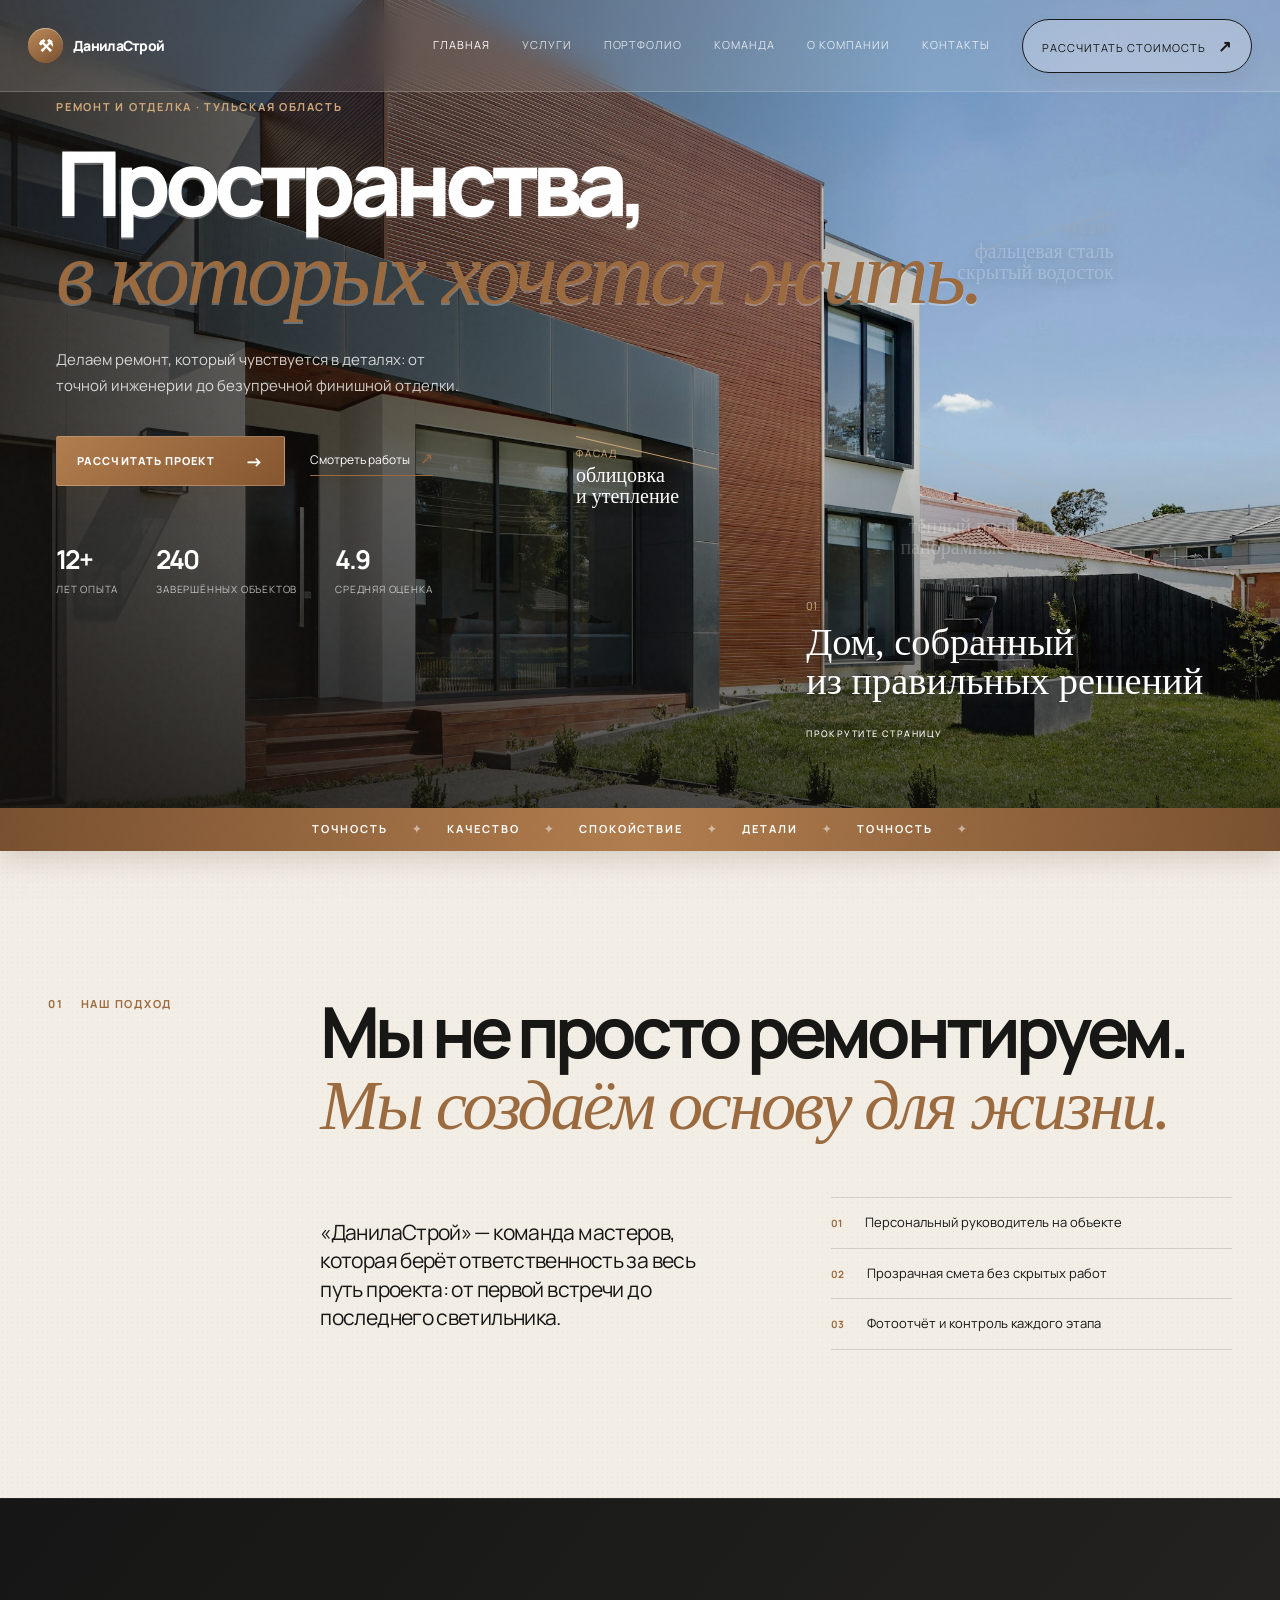
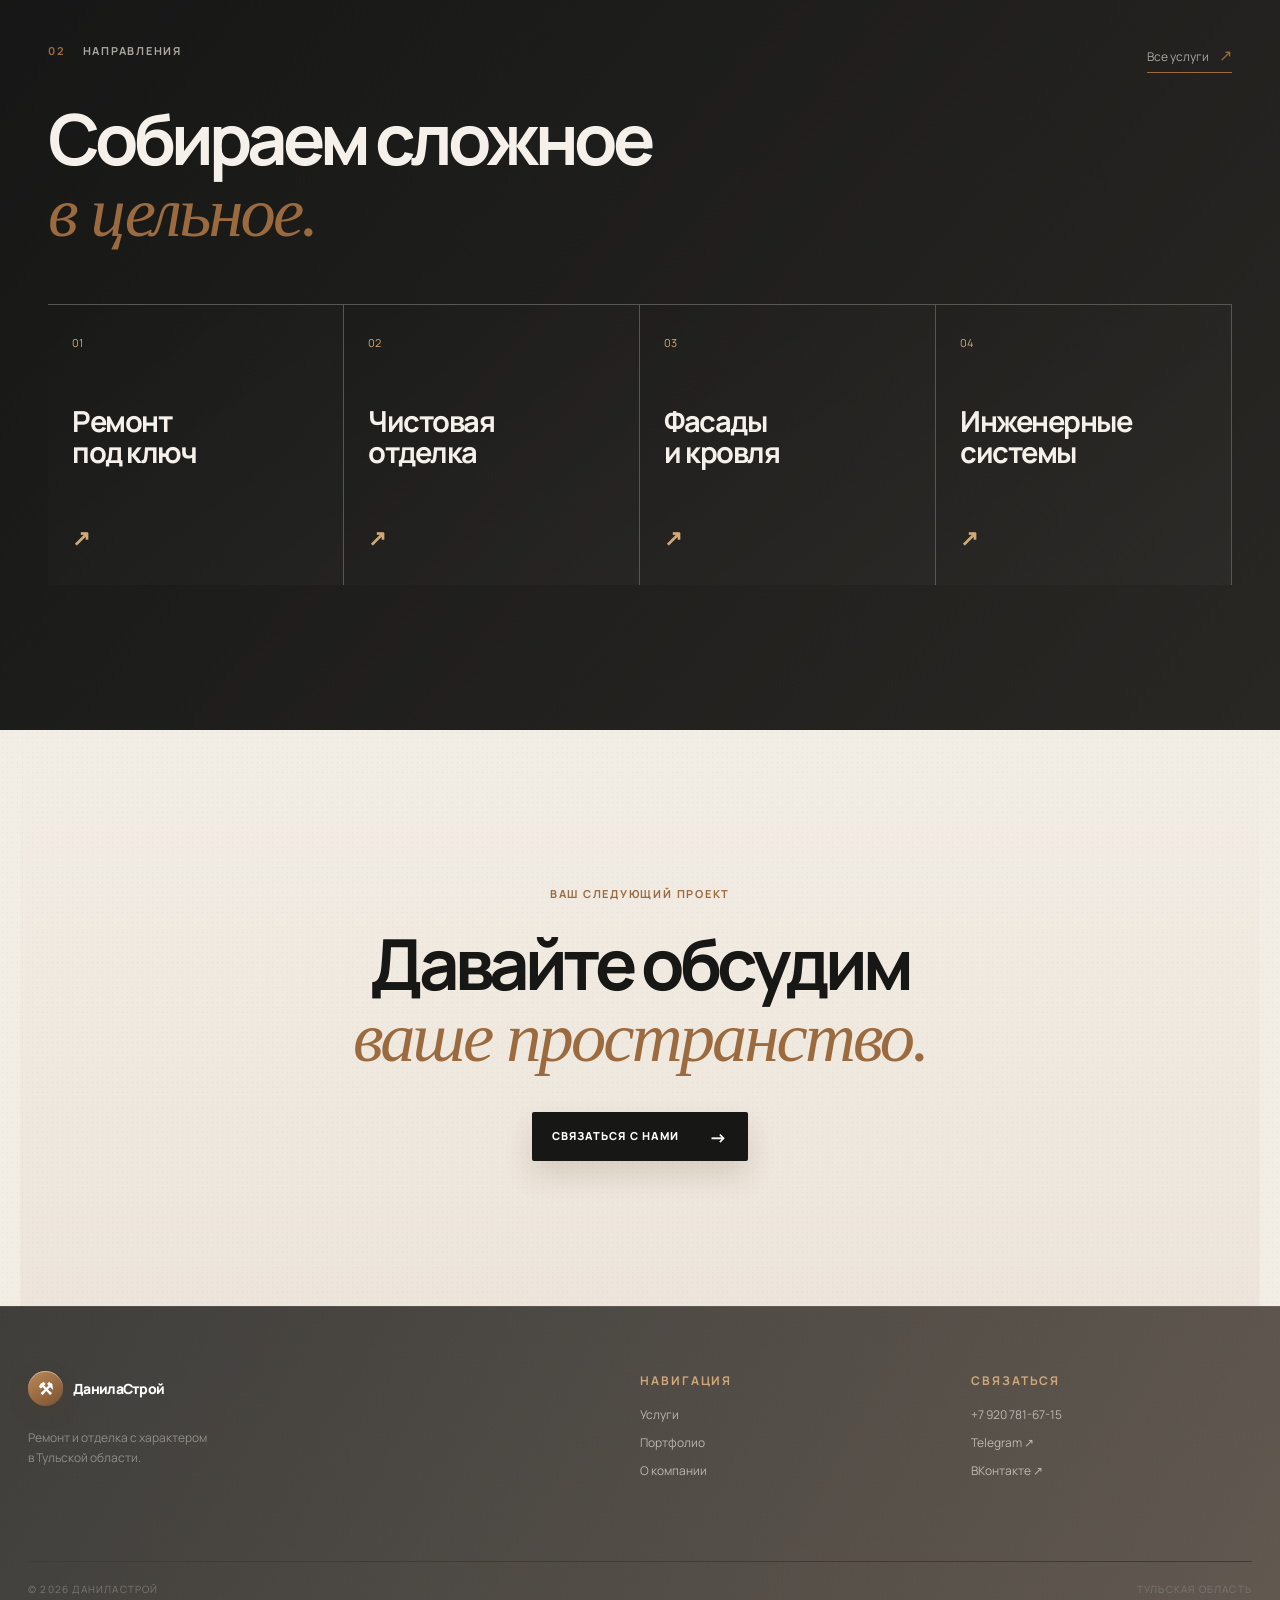
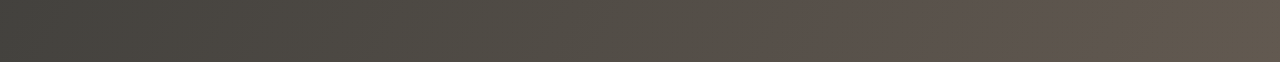
<file: index.html>
<!doctype html>
<html lang="ru">
<head>
  <meta charset="utf-8">
  <meta name="viewport" content="width=device-width, initial-scale=1">
  <title>ДанилаСтрой — ремонт и отделка в Тульской области</title>
  <meta name="description" content="Премиальный ремонт, отделка, фасадные, кровельные и электромонтажные работы в Тульской области.">
  <link rel="preconnect" href="https://fonts.googleapis.com">
  <link rel="preconnect" href="https://fonts.gstatic.com" crossorigin>
  <link href="https://fonts.googleapis.com/css2?family=Manrope:wght@400;500;600;700;800&display=swap" rel="stylesheet">
  <link rel="stylesheet" href="styles.css">
</head>
<body>
  <header class="site-header">
    <a class="logo" href="index.html" aria-label="ДанилаСтрой, на главную"><span class="brand-icon" aria-hidden="true"></span> ДанилаСтрой</a>
    <button class="menu-button" type="button" aria-label="Открыть меню" aria-expanded="false"><i></i><i></i></button>
    <nav class="site-nav">
      <a class="active" href="index.html">Главная</a>
      <a href="services.html">Услуги</a>
      <a href="portfolio.html">Портфолио</a>
      <a href="team.html">Команда</a>
      <a href="about.html">О компании</a>
      <a href="contacts.html">Контакты</a>
      <a class="nav-cta" href="calculator.html">Рассчитать стоимость <b>↗</b></a>
    </nav>
  </header>

  <main>
    <section class="hero">
      <div class="hero-copy">
        <p class="kicker">Ремонт и отделка · Тульская область</p>
        <h1>Пространства,<br><em>в которых хочется жить.</em></h1>
        <p class="hero-text">Делаем ремонт, который чувствуется в деталях: от точной инженерии до безупречной финишной отделки.</p>
        <div class="hero-actions">
          <a class="button button-bronze" href="calculator.html">Рассчитать проект <span>→</span></a>
          <a class="text-link" href="portfolio.html">Смотреть работы <span>↗</span></a>
        </div>
        <div class="hero-meta">
          <div><strong>12+</strong><span>лет опыта</span></div>
          <div><strong>240</strong><span>завершённых объектов</span></div>
          <div><strong>4.9</strong><span>средняя оценка</span></div>
        </div>
      </div>
      <div class="scene-wrap full-house" id="house-hero">
        <div class="house-photo" role="img" aria-label="Современный загородный дом"></div>
        <div class="house-overlay"></div>
        <div class="house-callout callout-roof"><i></i><span>Кровля</span><b>фальцевая сталь<br>скрытый водосток</b></div>
        <div class="house-callout callout-wall"><i></i><span>Фасад</span><b>облицовка<br>и утепление</b></div>
        <div class="house-callout callout-window"><i></i><span>Остекление</span><b>тёплый профиль<br>панорамные окна</b></div>
        <div class="scene-caption"><span>01</span><p>Дом, собранный<br>из правильных решений</p><b>Прокрутите страницу</b></div>
      </div>
    </section>

    <section class="marquee" aria-label="Преимущества">
      <div>ТОЧНОСТЬ <span>✦</span> КАЧЕСТВО <span>✦</span> СПОКОЙСТВИЕ <span>✦</span> ДЕТАЛИ <span>✦</span> ТОЧНОСТЬ <span>✦</span></div>
    </section>

    <section class="section intro-section">
      <div class="section-label"><span>01</span><span>Наш подход</span></div>
      <div>
        <h2>Мы не просто ремонтируем.<br><em>Мы создаём основу для жизни.</em></h2>
        <div class="intro-grid">
          <p class="lead">«ДанилаСтрой» — команда мастеров, которая берёт ответственность за весь путь проекта: от первой встречи до последнего светильника.</p>
          <div class="check-list">
            <p><b>01</b> Персональный руководитель на объекте</p>
            <p><b>02</b> Прозрачная смета без скрытых работ</p>
            <p><b>03</b> Фотоотчёт и контроль каждого этапа</p>
          </div>
        </div>
      </div>
    </section>

    <section class="section dark-section">
      <div class="section-heading"><div class="section-label light"><span>02</span><span>Направления</span></div><a class="text-link light" href="services.html">Все услуги <span>↗</span></a></div>
      <h2>Собираем сложное<br><em>в цельное.</em></h2>
      <div class="service-preview">
        <a class="service-tile" href="services.html#remont"><span>01</span><h3>Ремонт<br>под ключ</h3><b>↗</b></a>
        <a class="service-tile" href="services.html#otdelka"><span>02</span><h3>Чистовая<br>отделка</h3><b>↗</b></a>
        <a class="service-tile" href="services.html#facade"><span>03</span><h3>Фасады<br>и кровля</h3><b>↗</b></a>
        <a class="service-tile" href="services.html#electric"><span>04</span><h3>Инженерные<br>системы</h3><b>↗</b></a>
      </div>
    </section>

    <section class="section cta-section">
      <p class="kicker">Ваш следующий проект</p>
      <h2>Давайте обсудим<br><em>ваше пространство.</em></h2>
      <a class="button button-dark" href="contacts.html">Связаться с нами <span>→</span></a>
    </section>
  </main>

  <footer class="site-footer">
    <div><a class="logo" href="index.html"><span class="brand-icon" aria-hidden="true"></span> ДанилаСтрой</a><p>Ремонт и отделка с характером<br>в Тульской области.</p></div>
    <div><p class="footer-title">Навигация</p><a href="services.html">Услуги</a><a href="portfolio.html">Портфолио</a><a href="about.html">О компании</a></div>
    <div><p class="footer-title">Связаться</p><a href="tel:+79207816715">+7 920 781-67-15</a><a href="https://t.me/wvwadd" target="_blank" rel="noreferrer">Telegram ↗</a><a href="https://vk.ru/rilvampik2003" target="_blank" rel="noreferrer">ВКонтакте ↗</a></div>
    <div class="footer-bottom"><span>© <span data-year></span> ДанилаСтрой</span><span>Тульская область</span></div>
  </footer>
  <script src="app.js"></script>
</body>
</html>
</file>
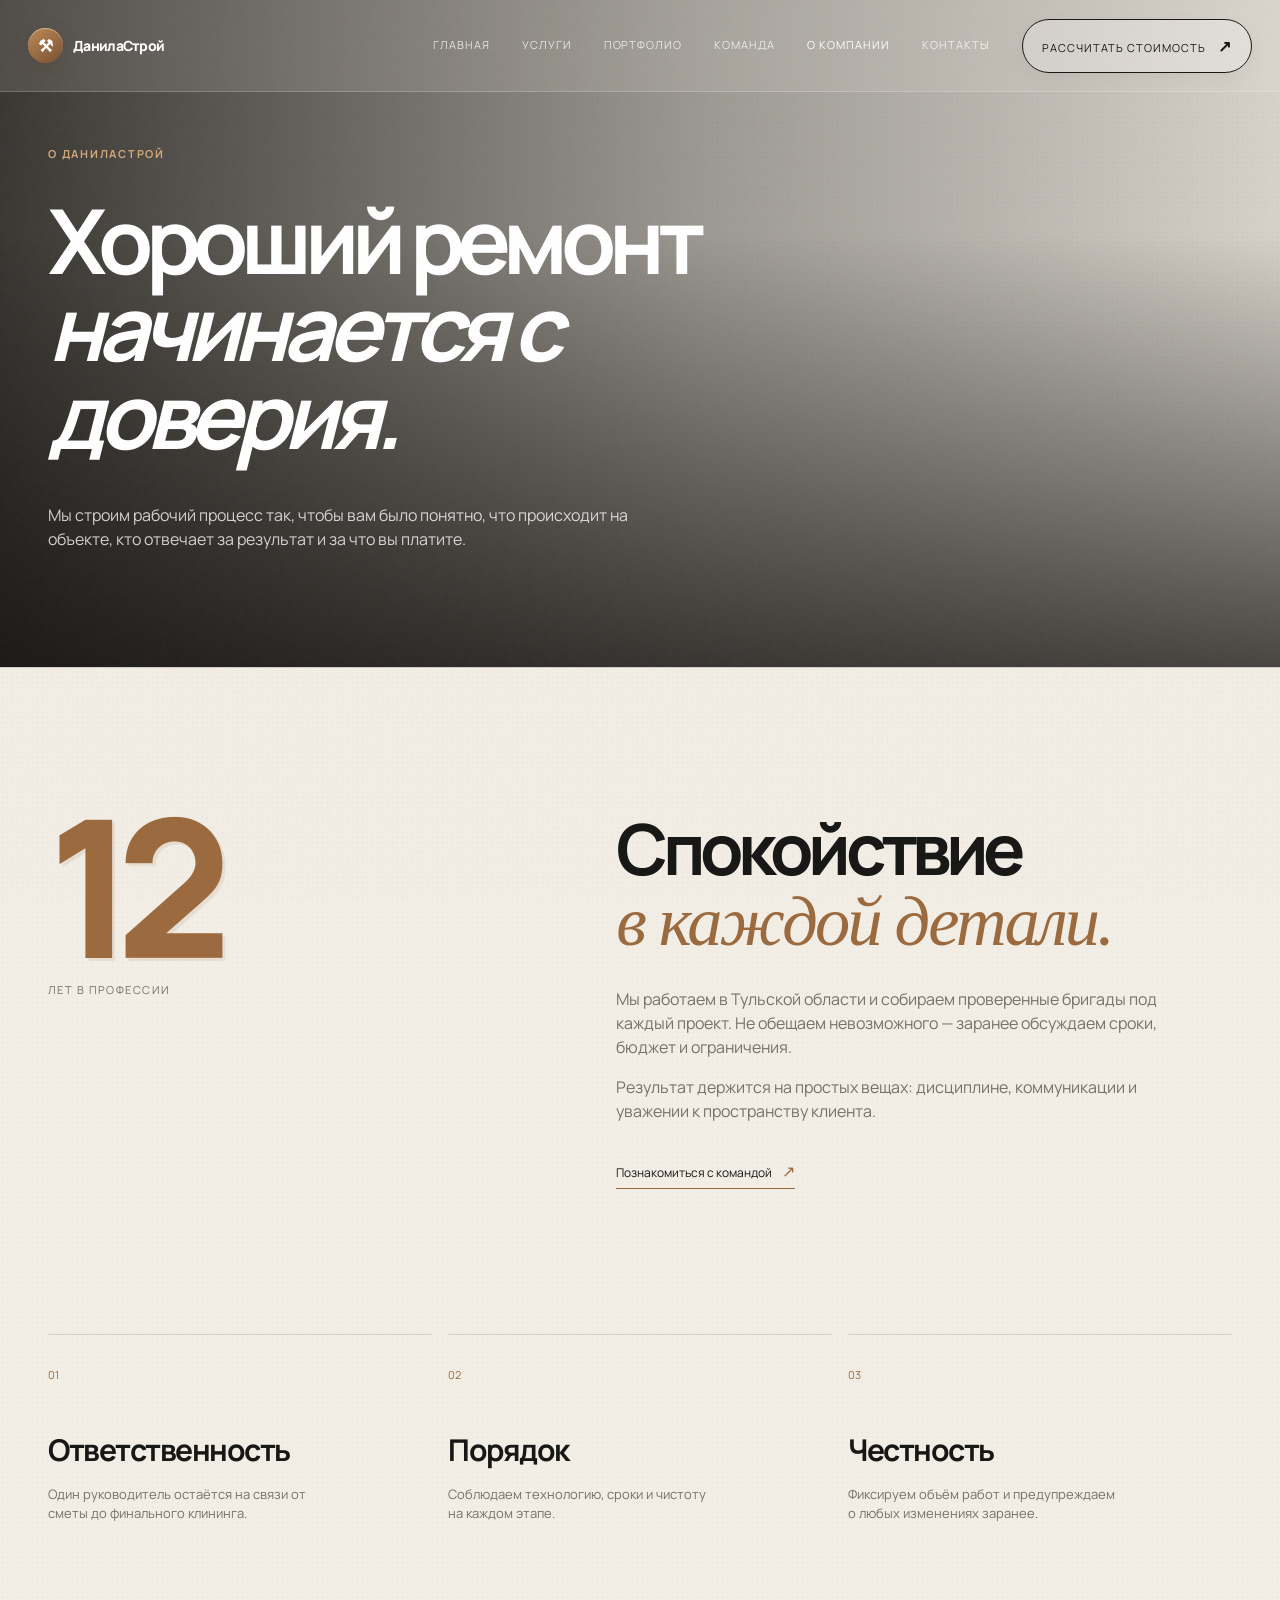
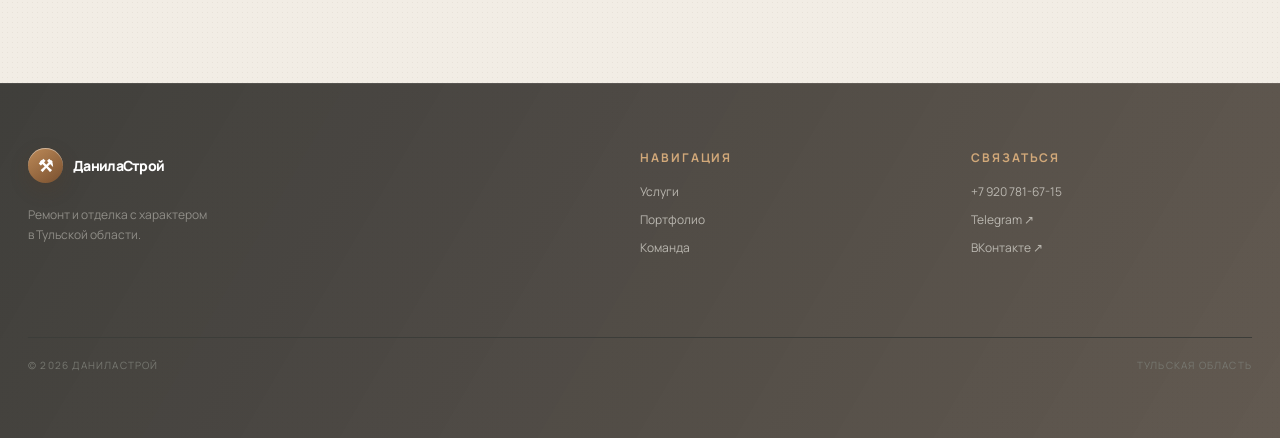
<file: about.html>
<!doctype html>
<html lang="ru"><head><meta charset="utf-8"><meta name="viewport" content="width=device-width,initial-scale=1"><title>О компании — ДанилаСтрой</title><link rel="preconnect" href="https://fonts.googleapis.com"><link rel="preconnect" href="https://fonts.gstatic.com" crossorigin><link href="https://fonts.googleapis.com/css2?family=Manrope:wght@400;500;600;700;800&display=swap" rel="stylesheet"><link rel="stylesheet" href="styles.css"></head><body>
<header class="site-header"><a class="logo" href="index.html"><span class="brand-icon" aria-hidden="true"></span> ДанилаСтрой</a><button class="menu-button" type="button" aria-label="Открыть меню" aria-expanded="false"><i></i><i></i></button><nav class="site-nav"><a href="index.html">Главная</a><a href="services.html">Услуги</a><a href="portfolio.html">Портфолио</a><a href="team.html">Команда</a><a class="active" href="about.html">О компании</a><a href="contacts.html">Контакты</a><a class="nav-cta" href="calculator.html">Рассчитать стоимость <b>↗</b></a></nav></header>
<main><section class="page-hero"><p class="kicker">О ДанилаСтрой</p><h1>Хороший ремонт<br><em>начинается с доверия.</em></h1><p>Мы строим рабочий процесс так, чтобы вам было понятно, что происходит на объекте, кто отвечает за результат и за что вы платите.</p></section><section class="about-story"><div><span class="big-number">12</span><span class="big-caption">лет в профессии</span></div><div><h2>Спокойствие<br><em>в каждой детали.</em></h2><p>Мы работаем в Тульской области и собираем проверенные бригады под каждый проект. Не обещаем невозможного — заранее обсуждаем сроки, бюджет и ограничения.</p><p>Результат держится на простых вещах: дисциплине, коммуникации и уважении к пространству клиента.</p><a class="text-link" href="contacts.html">Познакомиться с командой <span>↗</span></a></div></section><section class="values"><article><span>01</span><h3>Ответственность</h3><p>Один руководитель остаётся на связи от сметы до финального клининга.</p></article><article><span>02</span><h3>Порядок</h3><p>Соблюдаем технологию, сроки и чистоту на каждом этапе.</p></article><article><span>03</span><h3>Честность</h3><p>Фиксируем объём работ и предупреждаем о любых изменениях заранее.</p></article></section></main>
<footer class="site-footer"><div><a class="logo" href="index.html"><span class="brand-icon" aria-hidden="true"></span> ДанилаСтрой</a><p>Ремонт и отделка с характером<br>в Тульской области.</p></div><div><p class="footer-title">Навигация</p><a href="services.html">Услуги</a><a href="portfolio.html">Портфолио</a><a href="team.html">Команда</a></div><div><p class="footer-title">Связаться</p><a href="tel:+79207816715">+7 920 781-67-15</a><a href="https://t.me/wvwadd">Telegram ↗</a><a href="https://vk.ru/rilvampik2003">ВКонтакте ↗</a></div><div class="footer-bottom"><span>© <span data-year></span> ДанилаСтрой</span><span>Тульская область</span></div></footer><script src="app.js"></script></body></html>
</file>
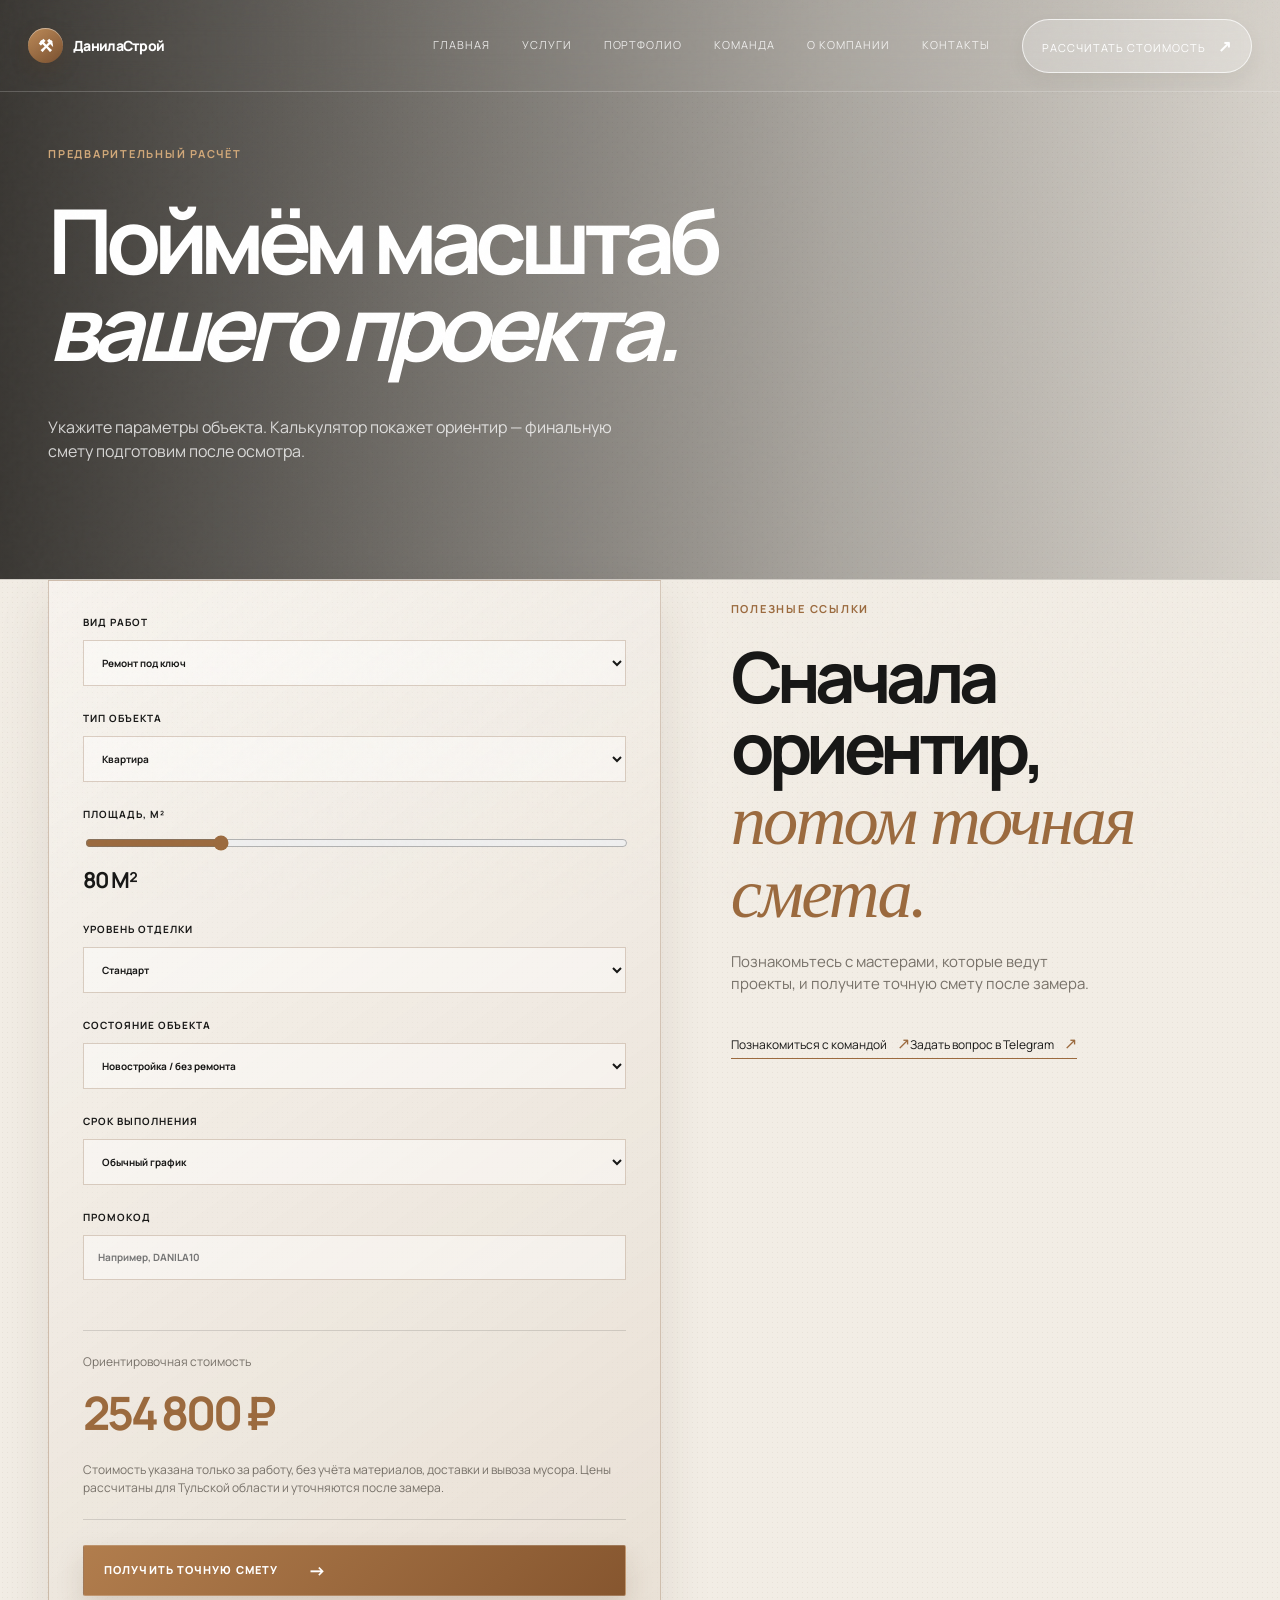
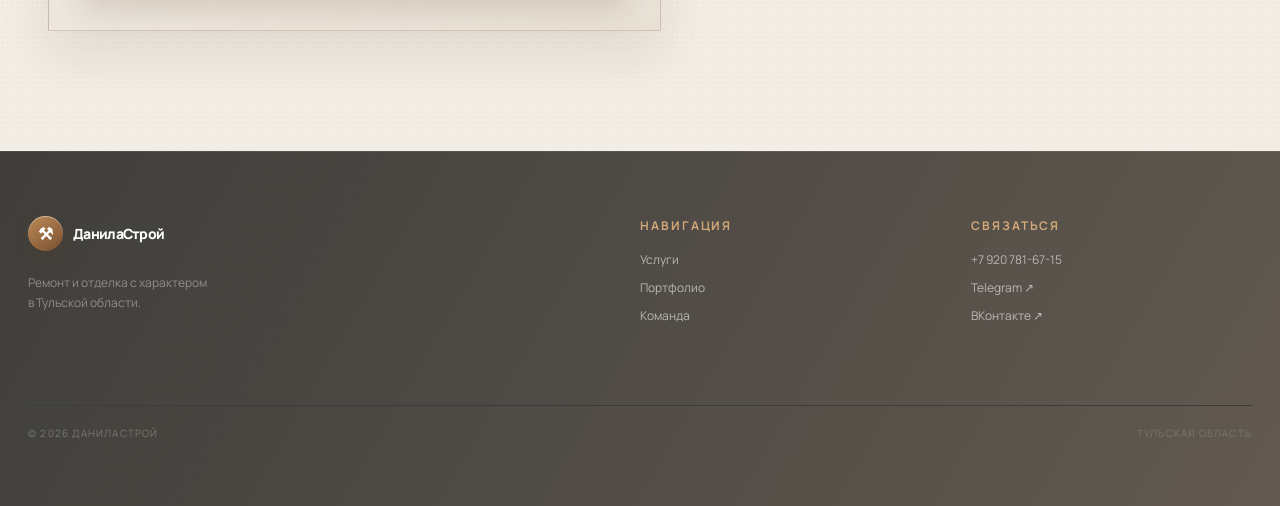
<file: calculator.html>
<!doctype html>
<html lang="ru"><head><meta charset="utf-8"><meta name="viewport" content="width=device-width,initial-scale=1"><title>Калькулятор — ДанилаСтрой</title><link rel="preconnect" href="https://fonts.googleapis.com"><link rel="preconnect" href="https://fonts.gstatic.com" crossorigin><link href="https://fonts.googleapis.com/css2?family=Manrope:wght@400;500;600;700;800&display=swap" rel="stylesheet"><link rel="stylesheet" href="styles.css"></head><body>
<header class="site-header"><a class="logo" href="index.html"><span class="brand-icon" aria-hidden="true"></span> ДанилаСтрой</a><button class="menu-button" type="button" aria-label="Открыть меню" aria-expanded="false"><i></i><i></i></button><nav class="site-nav"><a href="index.html">Главная</a><a href="services.html">Услуги</a><a href="portfolio.html">Портфолио</a><a href="team.html">Команда</a><a href="about.html">О компании</a><a href="contacts.html">Контакты</a><a class="nav-cta active" href="calculator.html">Рассчитать стоимость <b>↗</b></a></nav></header>
<main><section class="page-hero"><p class="kicker">Предварительный расчёт</p><h1>Поймём масштаб<br><em>вашего проекта.</em></h1><p>Укажите параметры объекта. Калькулятор покажет ориентир — финальную смету подготовим после осмотра.</p></section><section class="calc-layout"><form class="calc-card" id="calculator"><label>Вид работ<select id="calc-service"><option value="3185">Ремонт под ключ</option><option value="1105">Чистовая отделка</option><option value="1885">Фасад и кровля</option><option value="1495">Электромонтаж</option></select></label><label>Тип объекта<select id="calc-object"><option value="1">Квартира</option><option value="1.08">Частный дом</option><option value="1.15">Коммерческое помещение</option></select></label><label>Площадь, м²<input id="calc-area" type="range" min="10" max="300" value="80" step="5"><output id="area-output">80 м²</output></label><label>Уровень отделки<select id="calc-level"><option value="1">Стандарт</option><option value="1.2">Комфорт</option><option value="1.45">Премиум</option></select></label><label>Состояние объекта<select id="calc-condition"><option value="1">Новостройка / без ремонта</option><option value="1.1">Вторичное жильё</option><option value="1.18">Нужен демонтаж</option></select></label><label>Срок выполнения<select id="calc-term"><option value="1">Обычный график</option><option value="1.1">Ускоренный старт</option><option value="1.18">Срочный проект</option></select></label><label>Промокод<input id="calc-promo" type="text" placeholder="Например, DANILA10" autocomplete="off"><small id="promo-message" class="promo-message"></small></label><div class="calc-result"><span>Ориентировочная стоимость</span><strong id="calc-total">0 ₽</strong><small id="calc-discount"></small><small>Стоимость указана только за работу, без учёта материалов, доставки и вывоза мусора. Цены рассчитаны для Тульской области и уточняются после замера.</small></div><a class="button button-bronze" href="contacts.html">Получить точную смету <span>→</span></a></form><aside class="calc-aside"><span class="kicker">Полезные ссылки</span><h2>Сначала ориентир,<br><em>потом точная смета.</em></h2><p>Познакомьтесь с мастерами, которые ведут проекты, и получите точную смету после замера.</p><a class="text-link" href="team.html">Познакомиться с командой <span>↗</span></a><a class="text-link" href="https://t.me/wvwadd">Задать вопрос в Telegram <span>↗</span></a></aside></section></main>
<footer class="site-footer"><div><a class="logo" href="index.html"><span class="brand-icon" aria-hidden="true"></span> ДанилаСтрой</a><p>Ремонт и отделка с характером<br>в Тульской области.</p></div><div><p class="footer-title">Навигация</p><a href="services.html">Услуги</a><a href="portfolio.html">Портфолио</a><a href="team.html">Команда</a></div><div><p class="footer-title">Связаться</p><a href="tel:+79207816715">+7 920 781-67-15</a><a href="https://t.me/wvwadd">Telegram ↗</a><a href="https://vk.ru/rilvampik2003">ВКонтакте ↗</a></div><div class="footer-bottom"><span>© <span data-year></span> ДанилаСтрой</span><span>Тульская область</span></div></footer><script src="app.js"></script><script>const service=document.querySelector('#calc-service'),objectType=document.querySelector('#calc-object'),area=document.querySelector('#calc-area'),level=document.querySelector('#calc-level'),condition=document.querySelector('#calc-condition'),term=document.querySelector('#calc-term'),promo=document.querySelector('#calc-promo'),promoMessage=document.querySelector('#promo-message'),discountOutput=document.querySelector('#calc-discount'),total=document.querySelector('#calc-total'),output=document.querySelector('#area-output'),promoCodes={DANILA10:.9,TULA5:.95};function update(){const base=Number(service.value)*Number(objectType.value)*Number(area.value)*Number(level.value)*Number(condition.value)*Number(term.value),code=promo.value.trim().toUpperCase(),factor=promoCodes[code]||1,finalSum=Math.round(base*factor);total.textContent=finalSum.toLocaleString('ru-RU')+' ₽';output.textContent=area.value+' м²';discountOutput.textContent=code&&promoCodes[code]?`Скидка по промокоду: ${Math.round((1-factor)*100)}%`:(code?'Промокод не найден':'');promoMessage.textContent=code&&promoCodes[code]?'Промокод применён':(code?'Проверьте промокод':'')}[service,objectType,area,level,condition,term,promo].forEach(x=>x.addEventListener('input',update));update();</script></body></html>
</file>
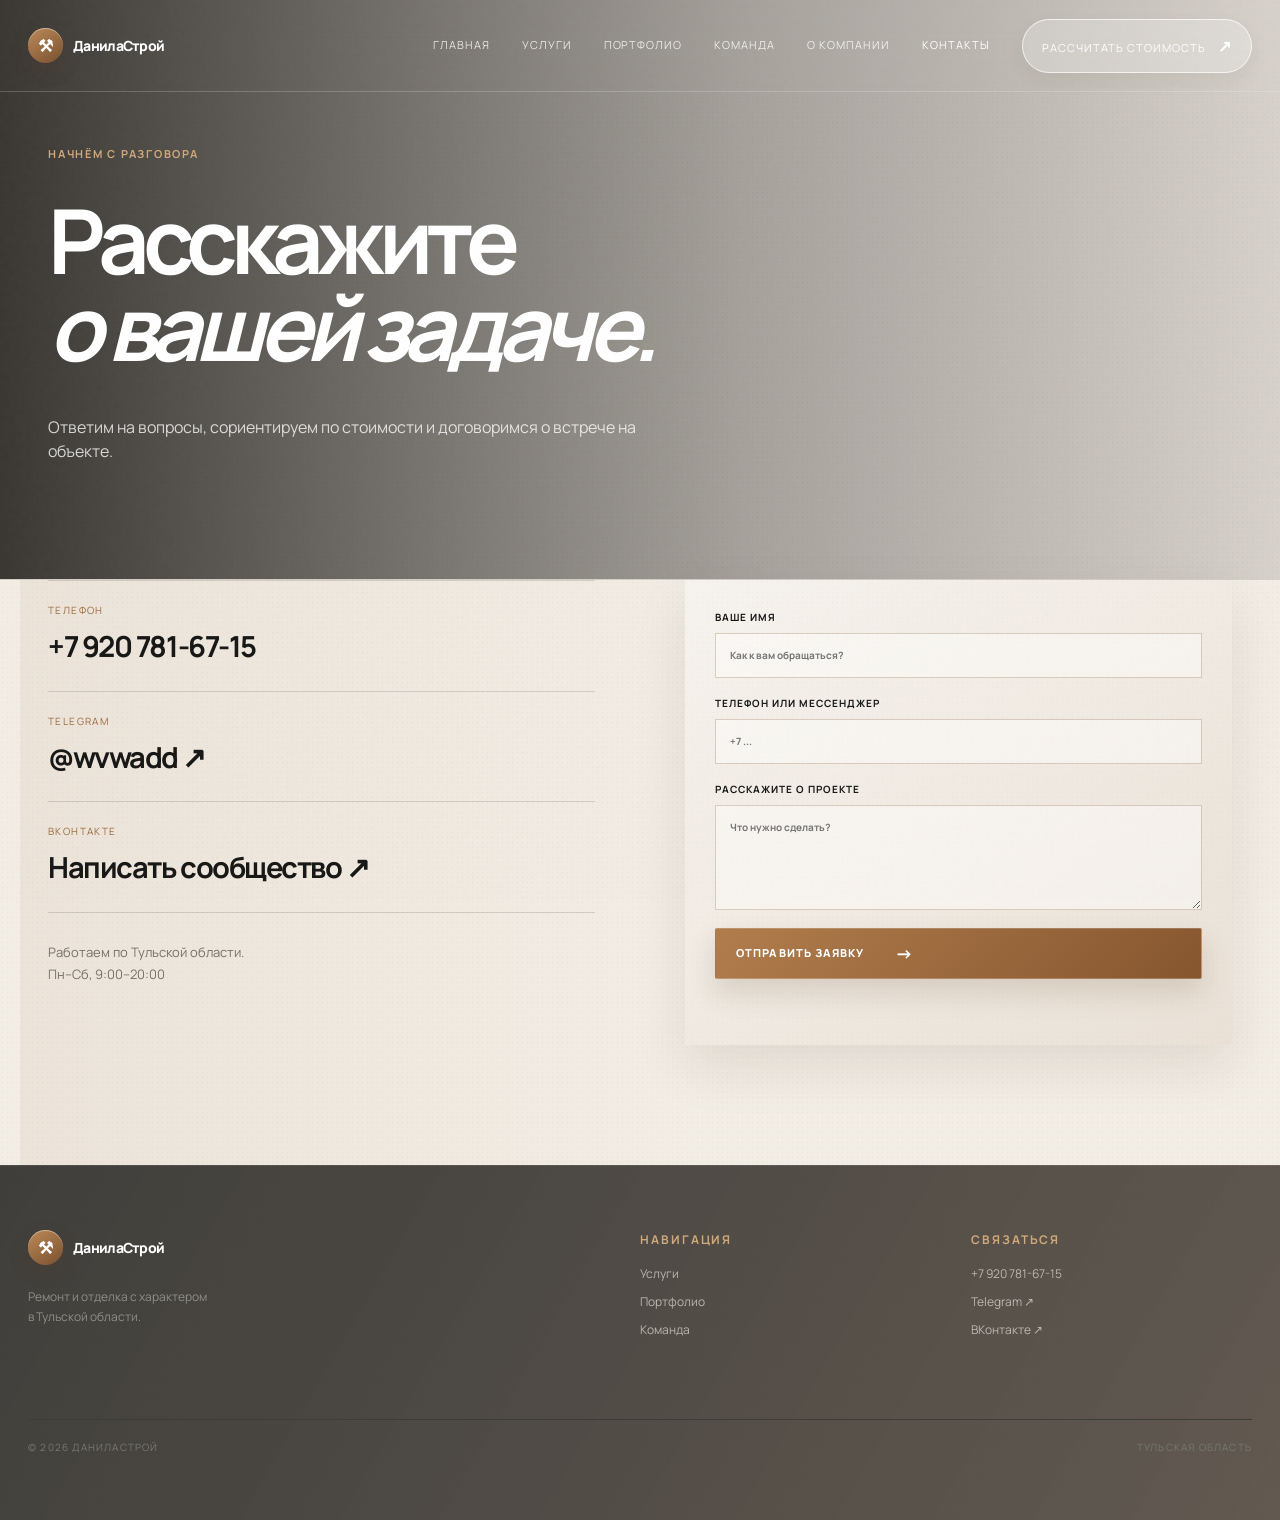
<file: contacts.html>
<!doctype html>
<html lang="ru"><head><meta charset="utf-8"><meta name="viewport" content="width=device-width,initial-scale=1"><title>Контакты — ДанилаСтрой</title><link rel="preconnect" href="https://fonts.googleapis.com"><link rel="preconnect" href="https://fonts.gstatic.com" crossorigin><link href="https://fonts.googleapis.com/css2?family=Manrope:wght@400;500;600;700;800&display=swap" rel="stylesheet"><link rel="stylesheet" href="styles.css"></head><body>
<header class="site-header"><a class="logo" href="index.html"><span class="brand-icon" aria-hidden="true"></span> ДанилаСтрой</a><button class="menu-button" type="button" aria-label="Открыть меню" aria-expanded="false"><i></i><i></i></button><nav class="site-nav"><a href="index.html">Главная</a><a href="services.html">Услуги</a><a href="portfolio.html">Портфолио</a><a href="team.html">Команда</a><a href="about.html">О компании</a><a class="active" href="contacts.html">Контакты</a><a class="nav-cta" href="calculator.html">Рассчитать стоимость <b>↗</b></a></nav></header>
<main><section class="page-hero"><p class="kicker">Начнём с разговора</p><h1>Расскажите<br><em>о вашей задаче.</em></h1><p>Ответим на вопросы, сориентируем по стоимости и договоримся о встрече на объекте.</p></section><section class="contact-layout"><div class="contact-links-big"><a href="tel:+79207816715"><span>Телефон</span><strong>+7 920 781-67-15</strong></a><a href="https://t.me/wvwadd" target="_blank" rel="noreferrer"><span>Telegram</span><strong>@wvwadd ↗</strong></a><a href="https://vk.ru/rilvampik2003" target="_blank" rel="noreferrer"><span>ВКонтакте</span><strong>Написать сообщество ↗</strong></a><p>Работаем по Тульской области.<br>Пн–Сб, 9:00–20:00</p></div><form class="contact-form" onsubmit="event.preventDefault();document.querySelector('#form-message').textContent='Спасибо! Свяжемся с вами в ближайшее время.'"><label>Ваше имя<input required type="text" placeholder="Как к вам обращаться?"></label><label>Телефон или мессенджер<input required type="text" placeholder="+7 ..."></label><label>Расскажите о проекте<textarea rows="5" placeholder="Что нужно сделать?"></textarea></label><button class="button button-bronze" type="submit">Отправить заявку <span>→</span></button><small id="form-message"></small></form></section></main>
<footer class="site-footer"><div><a class="logo" href="index.html"><span class="brand-icon" aria-hidden="true"></span> ДанилаСтрой</a><p>Ремонт и отделка с характером<br>в Тульской области.</p></div><div><p class="footer-title">Навигация</p><a href="services.html">Услуги</a><a href="portfolio.html">Портфолио</a><a href="team.html">Команда</a></div><div><p class="footer-title">Связаться</p><a href="tel:+79207816715">+7 920 781-67-15</a><a href="https://t.me/wvwadd">Telegram ↗</a><a href="https://vk.ru/rilvampik2003">ВКонтакте ↗</a></div><div class="footer-bottom"><span>© <span data-year></span> ДанилаСтрой</span><span>Тульская область</span></div></footer><script src="app.js"></script></body></html>
</file>
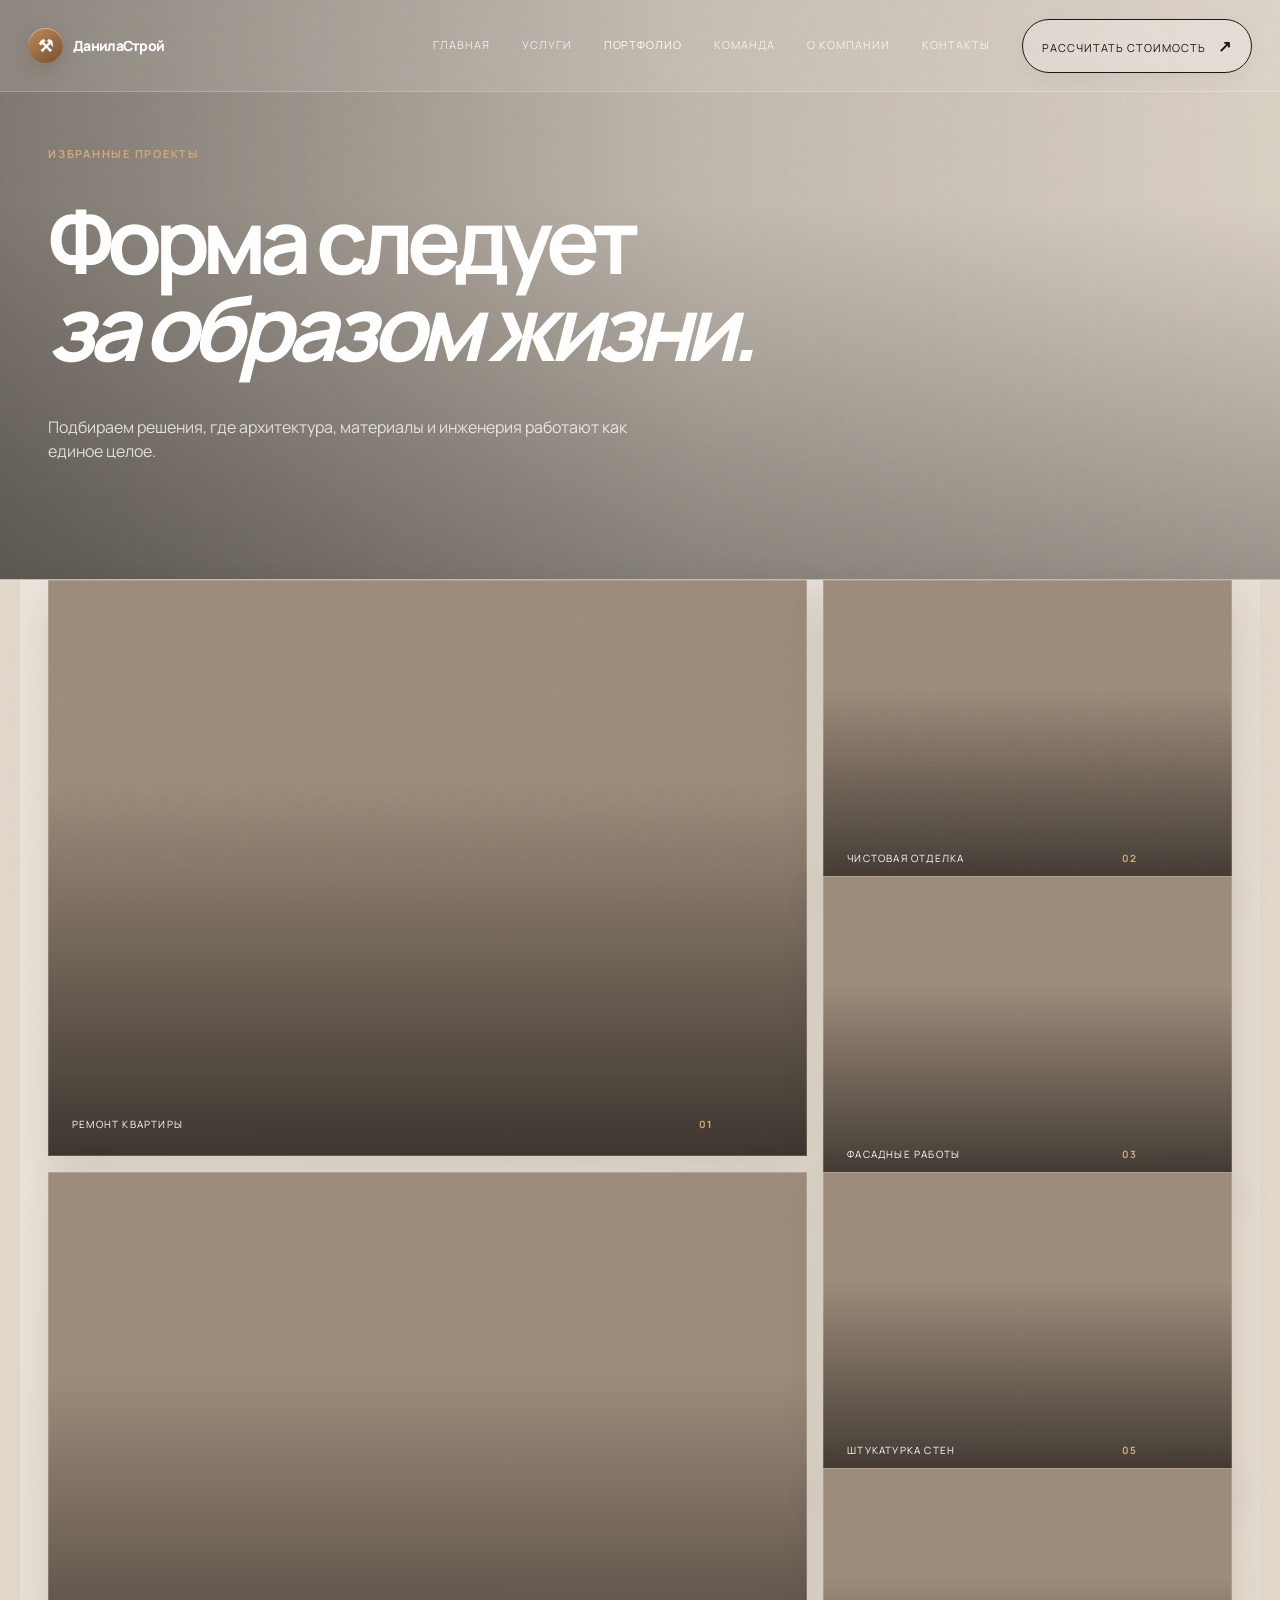
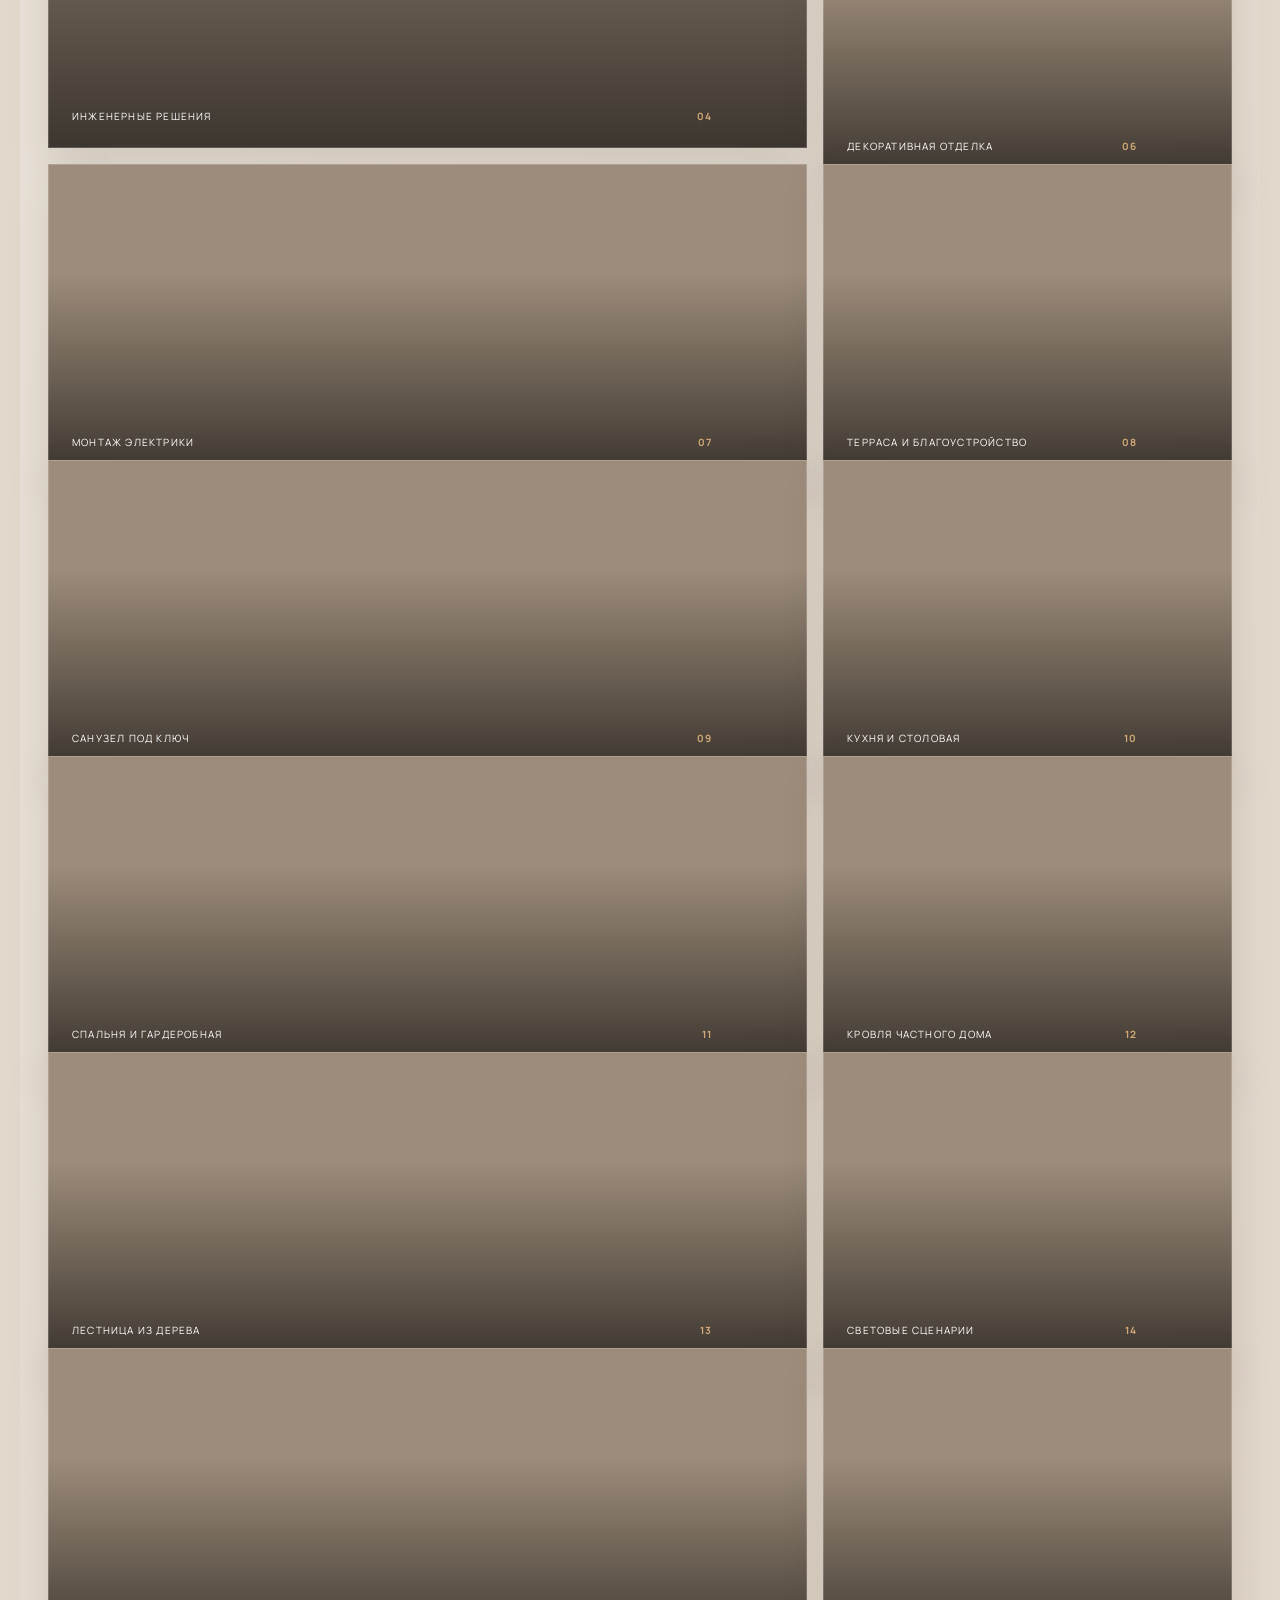
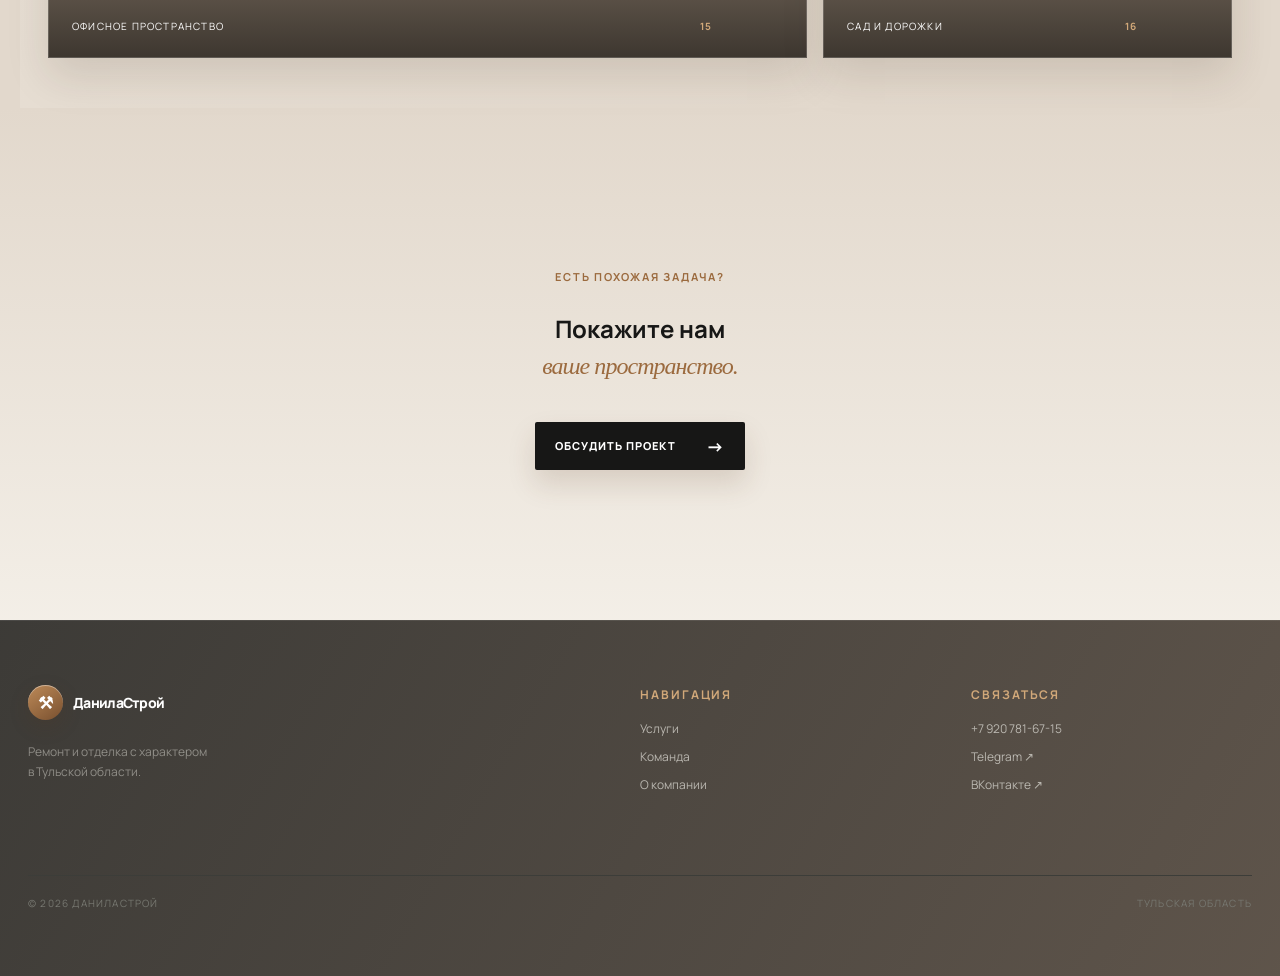
<file: portfolio.html>
<!doctype html>
<html lang="ru"><head><meta charset="utf-8"><meta name="viewport" content="width=device-width,initial-scale=1"><title>Портфолио — ДанилаСтрой</title><link rel="preconnect" href="https://fonts.googleapis.com"><link rel="preconnect" href="https://fonts.googleapis.com" crossorigin><link href="https://fonts.googleapis.com/css2?family=Manrope:wght@400;500;600;700;800&display=swap" rel="stylesheet"><link rel="stylesheet" href="styles.css"></head><body>
<header class="site-header"><a class="logo" href="index.html"><span class="brand-icon" aria-hidden="true"></span> ДанилаСтрой</a><button class="menu-button" type="button" aria-label="Открыть меню" aria-expanded="false"><i></i><i></i></button><nav class="site-nav"><a href="index.html">Главная</a><a href="services.html">Услуги</a><a class="active" href="portfolio.html">Портфолио</a><a href="team.html">Команда</a><a href="about.html">О компании</a><a href="contacts.html">Контакты</a><a class="nav-cta" href="calculator.html">Рассчитать стоимость <b>↗</b></a></nav></header>
<main><section class="page-hero"><p class="kicker">Избранные проекты</p><h1>Форма следует<br><em>за образом жизни.</em></h1><p>Подбираем решения, где архитектура, материалы и инженерия работают как единое целое.</p></section><section class="portfolio-grid"><a class="portfolio-card photo-a" href="project.html?project=apartment"><span>Ремонт квартиры</span><b>01 <i>Открыть ↗</i></b></a><a class="portfolio-card photo-b" href="project.html?project=finish"><span>Чистовая отделка</span><b>02 <i>Открыть ↗</i></b></a><a class="portfolio-card photo-c" href="project.html?project=facade"><span>Фасадные работы</span><b>03 <i>Открыть ↗</i></b></a><a class="portfolio-card photo-d" href="project.html?project=engineering"><span>Инженерные решения</span><b>04 <i>Открыть ↗</i></b></a><a class="portfolio-card photo-e" href="project.html?project=plaster"><span>Штукатурка стен</span><b>05 <i>Открыть ↗</i></b></a><a class="portfolio-card photo-f" href="project.html?project=decor"><span>Декоративная отделка</span><b>06 <i>Открыть ↗</i></b></a><a class="portfolio-card photo-g" href="project.html?project=electric"><span>Монтаж электрики</span><b>07 <i>Открыть ↗</i></b></a><a class="portfolio-card photo-h" href="project.html?project=terrace"><span>Терраса и благоустройство</span><b>08 <i>Открыть ↗</i></b></a><a class="portfolio-card photo-i" href="project.html?project=bathroom"><span>Санузел под ключ</span><b>09 <i>Открыть ↗</i></b></a><a class="portfolio-card photo-j" href="project.html?project=kitchen"><span>Кухня и столовая</span><b>10 <i>Открыть ↗</i></b></a><a class="portfolio-card photo-k" href="project.html?project=bedroom"><span>Спальня и гардеробная</span><b>11 <i>Открыть ↗</i></b></a><a class="portfolio-card photo-l" href="project.html?project=roof"><span>Кровля частного дома</span><b>12 <i>Открыть ↗</i></b></a><a class="portfolio-card photo-m" href="project.html?project=stairs"><span>Лестница из дерева</span><b>13 <i>Открыть ↗</i></b></a><a class="portfolio-card photo-n" href="project.html?project=lighting"><span>Световые сценарии</span><b>14 <i>Открыть ↗</i></b></a><a class="portfolio-card photo-o" href="project.html?project=office"><span>Офисное пространство</span><b>15 <i>Открыть ↗</i></b></a><a class="portfolio-card photo-p" href="project.html?project=garden"><span>Сад и дорожки</span><b>16 <i>Открыть ↗</i></b></a></section><section class="cta-section"><p class="kicker">Есть похожая задача?</p><h2>Покажите нам<br><em>ваше пространство.</em></h2><a class="button button-dark" href="contacts.html">Обсудить проект <span>→</span></a></section></main>
<footer class="site-footer"><div><a class="logo" href="index.html"><span class="brand-icon" aria-hidden="true"></span> ДанилаСтрой</a><p>Ремонт и отделка с характером<br>в Тульской области.</p></div><div><p class="footer-title">Навигация</p><a href="services.html">Услуги</a><a href="team.html">Команда</a><a href="about.html">О компании</a></div><div><p class="footer-title">Связаться</p><a href="tel:+79207816715">+7 920 781-67-15</a><a href="https://t.me/wvwadd">Telegram ↗</a><a href="https://vk.ru/rilvampik2003">ВКонтакте ↗</a></div><div class="footer-bottom"><span>© <span data-year></span> ДанилаСтрой</span><span>Тульская область</span></div></footer><script src="app.js"></script></body></html>
</file>
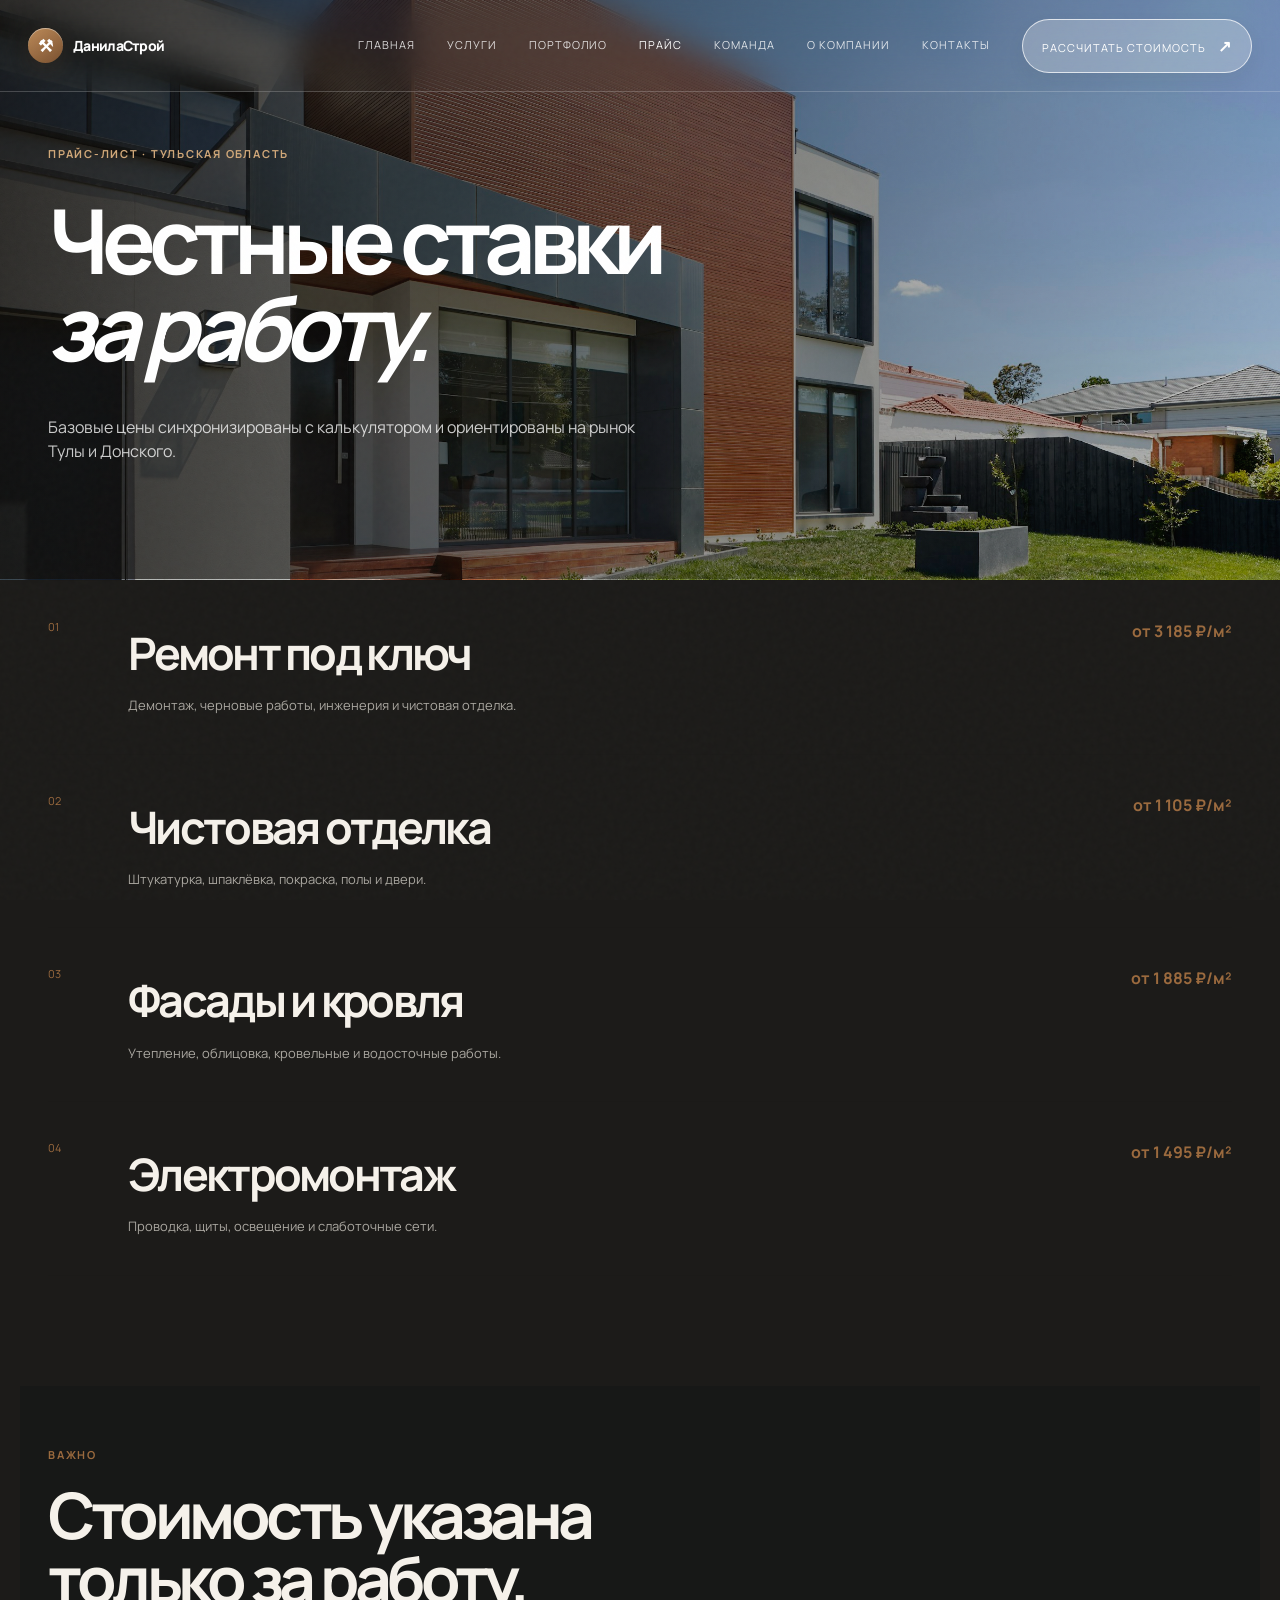
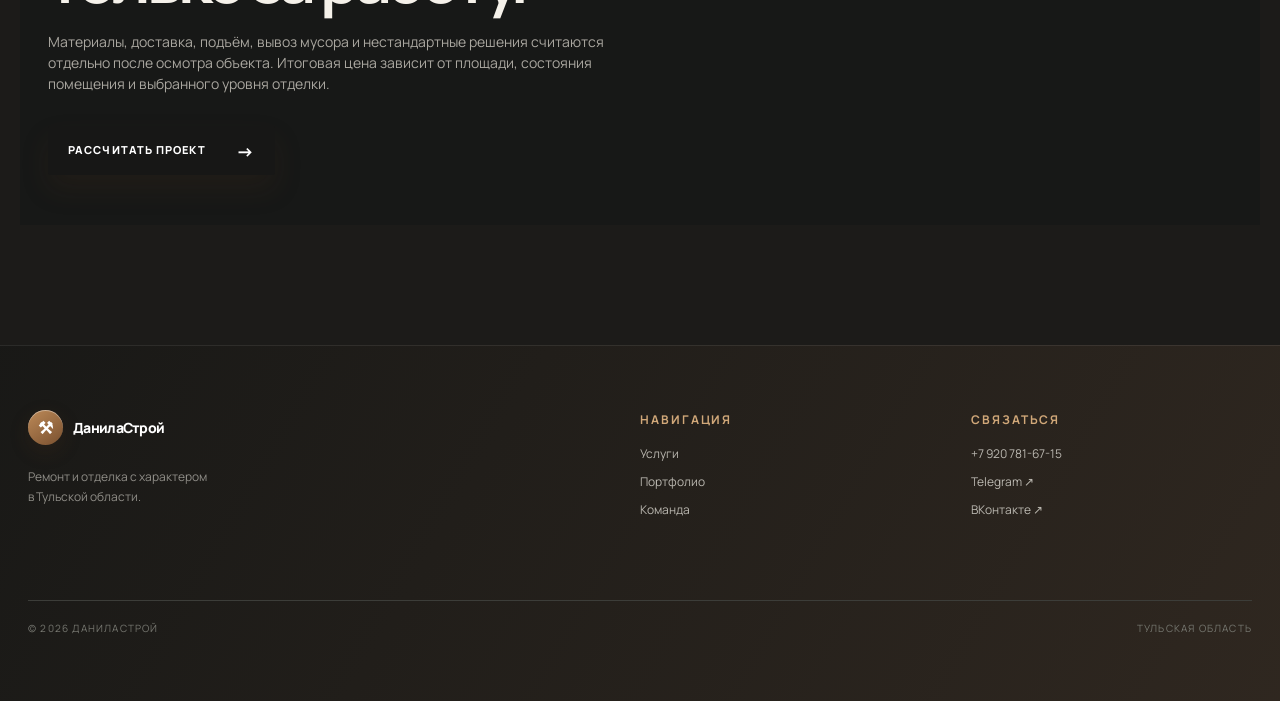
<file: price.html>
<!doctype html>
<html lang="ru"><head><meta charset="utf-8"><meta name="viewport" content="width=device-width,initial-scale=1"><title>Прайс-лист — ДанилаСтрой</title><link rel="preconnect" href="https://fonts.googleapis.com"><link rel="preconnect" href="https://fonts.gstatic.com" crossorigin><link href="https://fonts.googleapis.com/css2?family=Manrope:wght@400;500;600;700;800&display=swap" rel="stylesheet"><link rel="stylesheet" href="styles.css"></head><body class="price-page">
<header class="site-header"><a class="logo" href="index.html"><span class="brand-icon" aria-hidden="true"></span> ДанилаСтрой</a><button class="menu-button" type="button" aria-label="Открыть меню" aria-expanded="false"><i></i><i></i></button><nav class="site-nav"><a href="index.html">Главная</a><a href="services.html">Услуги</a><a href="portfolio.html">Портфолио</a><a class="active" href="price.html">Прайс</a><a href="team.html">Команда</a><a href="about.html">О компании</a><a href="contacts.html">Контакты</a><a class="nav-cta" href="calculator.html">Рассчитать стоимость <b>↗</b></a></nav></header>
<main><section class="page-hero"><p class="kicker">Прайс-лист · Тульская область</p><h1>Честные ставки<br><em>за работу.</em></h1><p>Базовые цены синхронизированы с калькулятором и ориентированы на рынок Тулы и Донского.</p></section><section class="price-list"><article><span>01</span><div><h2>Ремонт под ключ</h2><p>Демонтаж, черновые работы, инженерия и чистовая отделка.</p></div><strong>от 3 185 ₽/м²</strong></article><article><span>02</span><div><h2>Чистовая отделка</h2><p>Штукатурка, шпаклёвка, покраска, полы и двери.</p></div><strong>от 1 105 ₽/м²</strong></article><article><span>03</span><div><h2>Фасады и кровля</h2><p>Утепление, облицовка, кровельные и водосточные работы.</p></div><strong>от 1 885 ₽/м²</strong></article><article><span>04</span><div><h2>Электромонтаж</h2><p>Проводка, щиты, освещение и слаботочные сети.</p></div><strong>от 1 495 ₽/м²</strong></article></section><section class="price-note"><p class="kicker">Важно</p><h2>Стоимость указана только за работу.</h2><p>Материалы, доставка, подъём, вывоз мусора и нестандартные решения считаются отдельно после осмотра объекта. Итоговая цена зависит от площади, состояния помещения и выбранного уровня отделки.</p><a class="button button-dark" href="calculator.html">Рассчитать проект <span>→</span></a></section></main>
<footer class="site-footer"><div><a class="logo" href="index.html"><span class="brand-icon" aria-hidden="true"></span> ДанилаСтрой</a><p>Ремонт и отделка с характером<br>в Тульской области.</p></div><div><p class="footer-title">Навигация</p><a href="services.html">Услуги</a><a href="portfolio.html">Портфолио</a><a href="team.html">Команда</a></div><div><p class="footer-title">Связаться</p><a href="tel:+79207816715">+7 920 781-67-15</a><a href="https://t.me/wvwadd">Telegram ↗</a><a href="https://vk.ru/rilvampik2003">ВКонтакте ↗</a></div><div class="footer-bottom"><span>© <span data-year></span> ДанилаСтрой</span><span>Тульская область</span></div></footer><script src="app.js"></script></body></html>
</file>
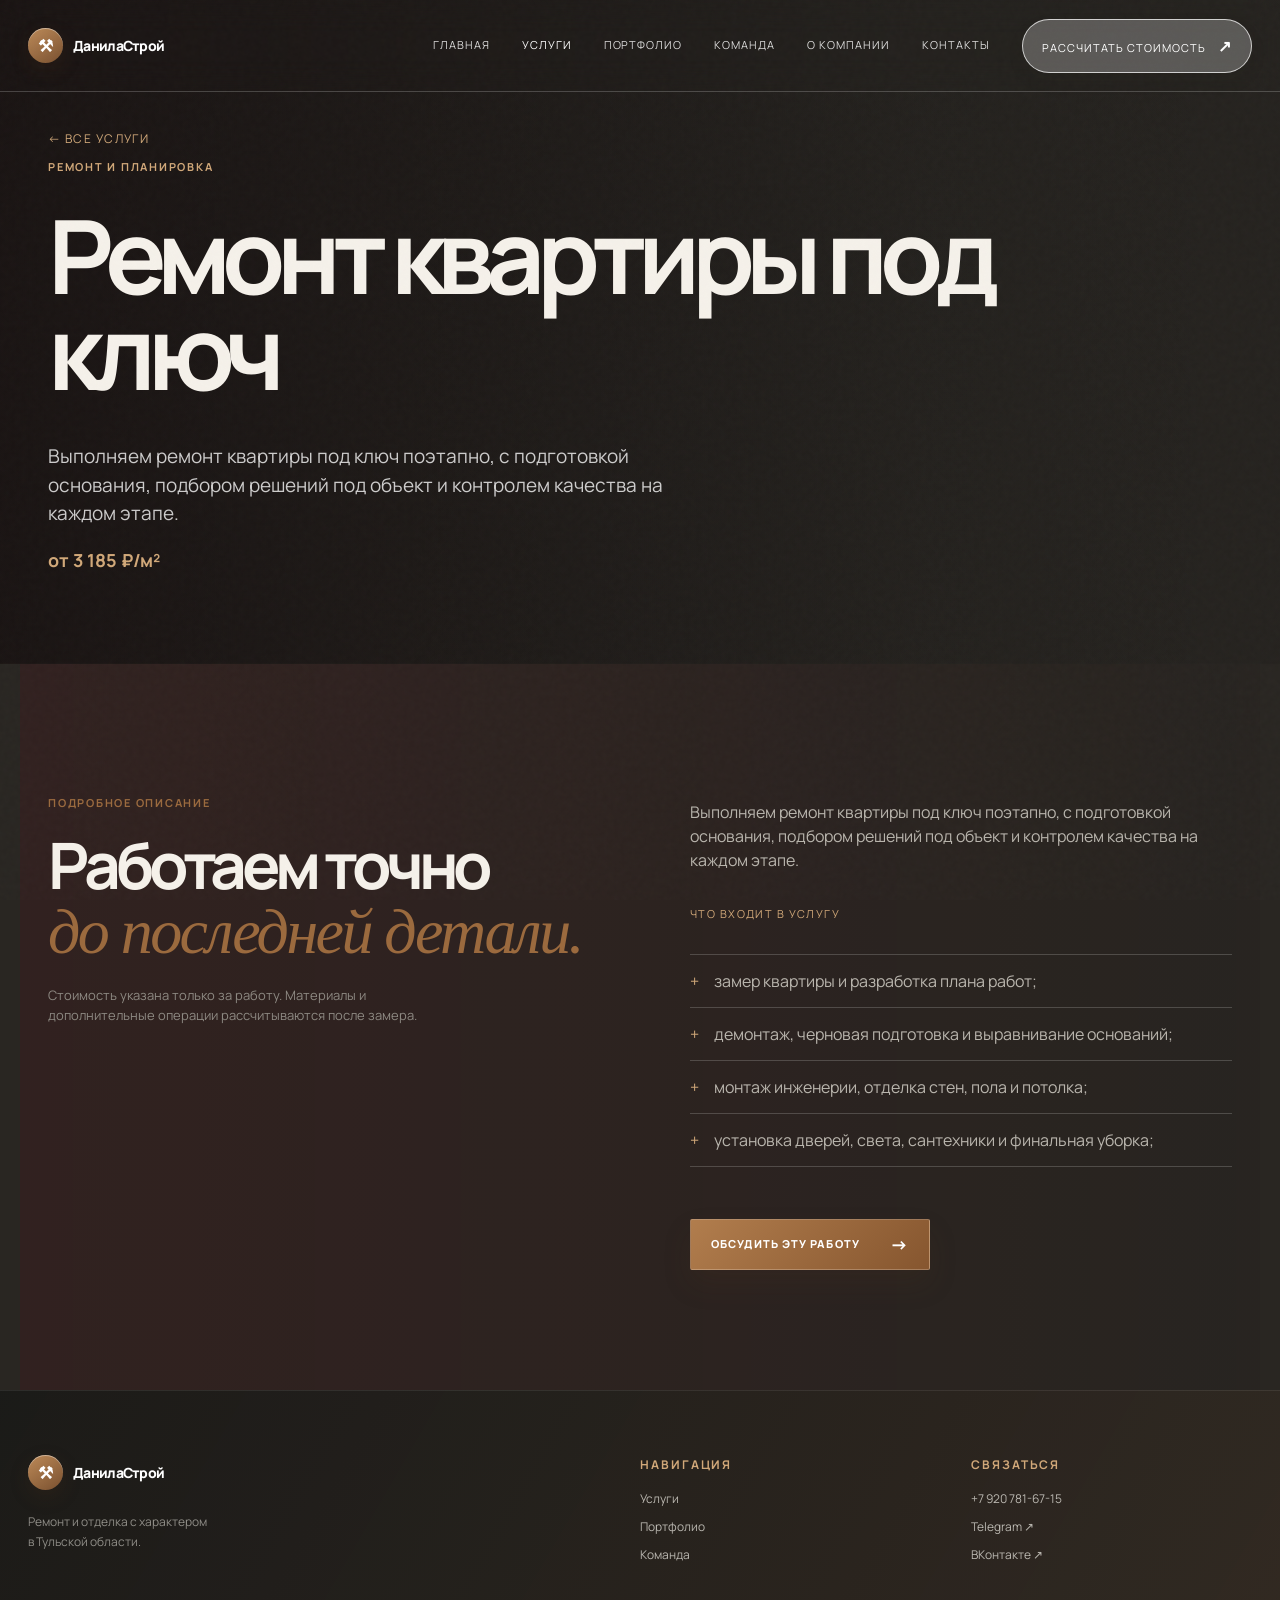
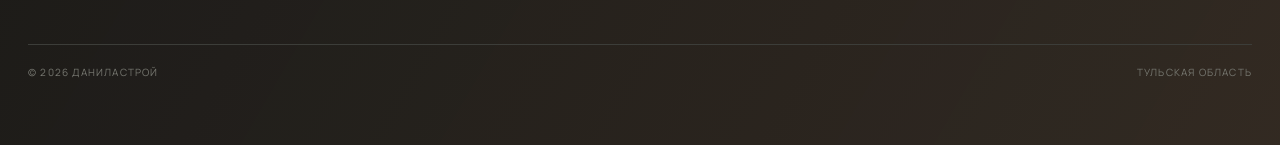
<file: service.html>
<!doctype html>
<html lang="ru"><head><meta charset="utf-8"><meta name="viewport" content="width=device-width,initial-scale=1"><title>Услуга — ДанилаСтрой</title><link rel="preconnect" href="https://fonts.googleapis.com"><link rel="preconnect" href="https://fonts.gstatic.com" crossorigin><link href="https://fonts.googleapis.com/css2?family=Manrope:wght@400;500;600;700;800&display=swap" rel="stylesheet"><link rel="stylesheet" href="styles.css"></head><body class="service-detail-page">
<header class="site-header"><a class="logo" href="index.html"><span class="brand-icon" aria-hidden="true"></span> ДанилаСтрой</a><button class="menu-button" type="button" aria-label="Открыть меню" aria-expanded="false"><i></i><i></i></button><nav class="site-nav"><a href="index.html">Главная</a><a class="active" href="services.html">Услуги</a><a href="portfolio.html">Портфолио</a><a href="team.html">Команда</a><a href="about.html">О компании</a><a href="contacts.html">Контакты</a><a class="nav-cta" href="calculator.html">Рассчитать стоимость <b>↗</b></a></nav></header>
<main id="service-content"></main>
<footer class="site-footer"><div><a class="logo" href="index.html"><span class="brand-icon" aria-hidden="true"></span> ДанилаСтрой</a><p>Ремонт и отделка с характером<br>в Тульской области.</p></div><div><p class="footer-title">Навигация</p><a href="services.html">Услуги</a><a href="portfolio.html">Портфолио</a><a href="team.html">Команда</a></div><div><p class="footer-title">Связаться</p><a href="tel:+79207816715">+7 920 781-67-15</a><a href="https://t.me/wvwadd">Telegram ↗</a><a href="https://vk.ru/rilvampik2003">ВКонтакте ↗</a></div><div class="footer-bottom"><span>© <span data-year></span> ДанилаСтрой</span><span>Тульская область</span></div></footer><script src="app.js"></script></body></html>
</file>
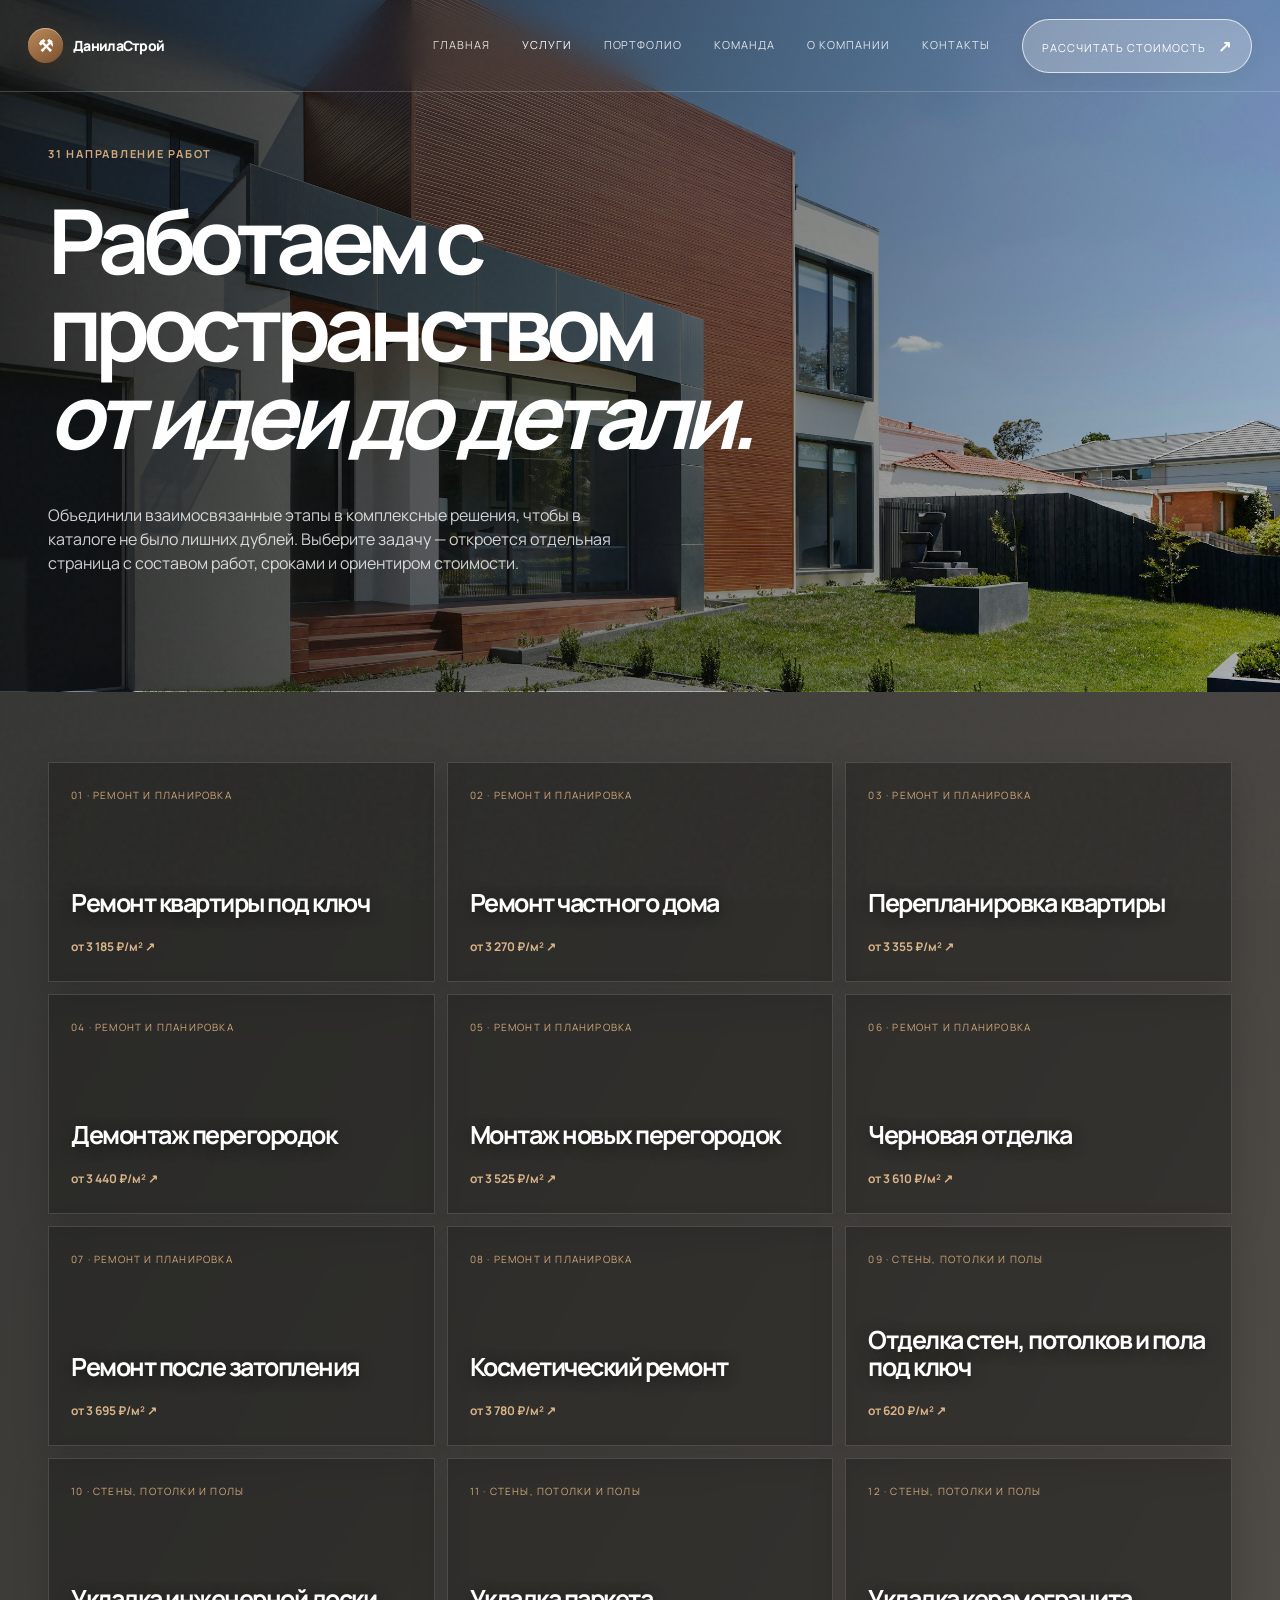
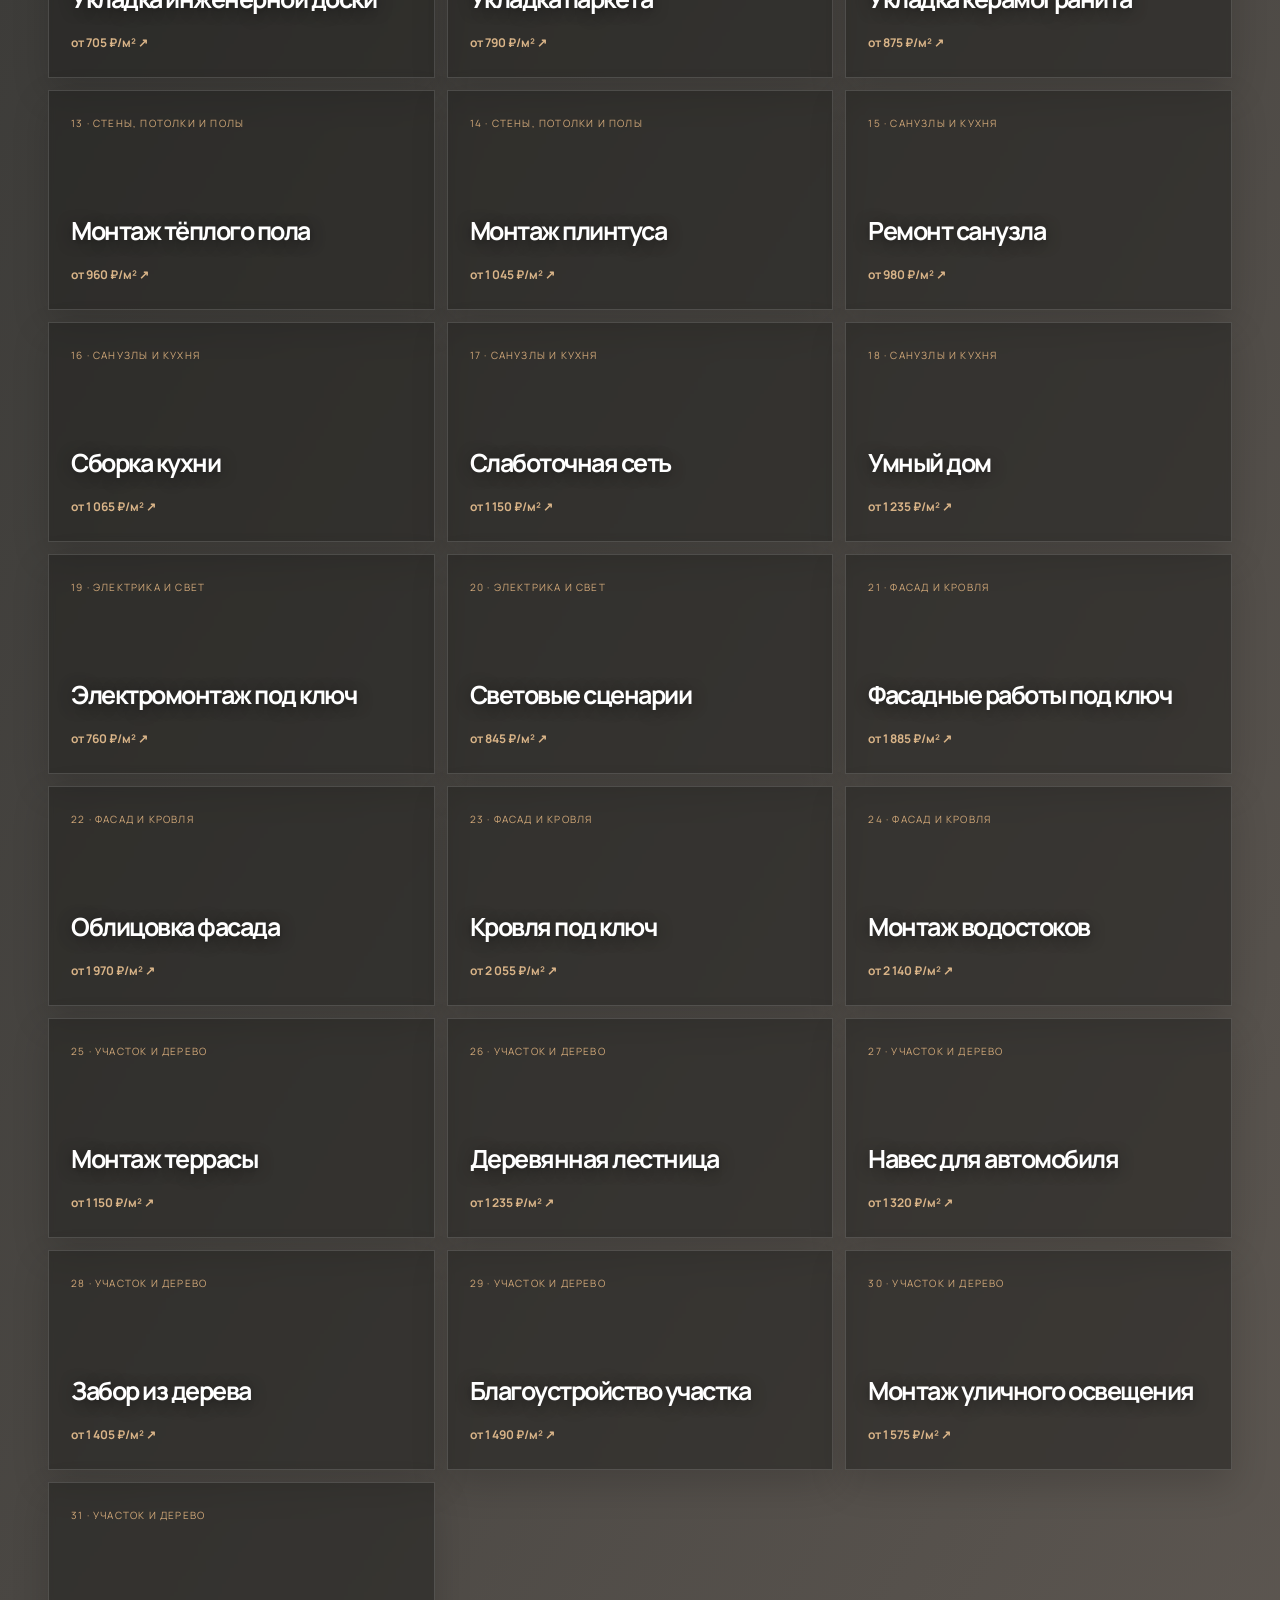
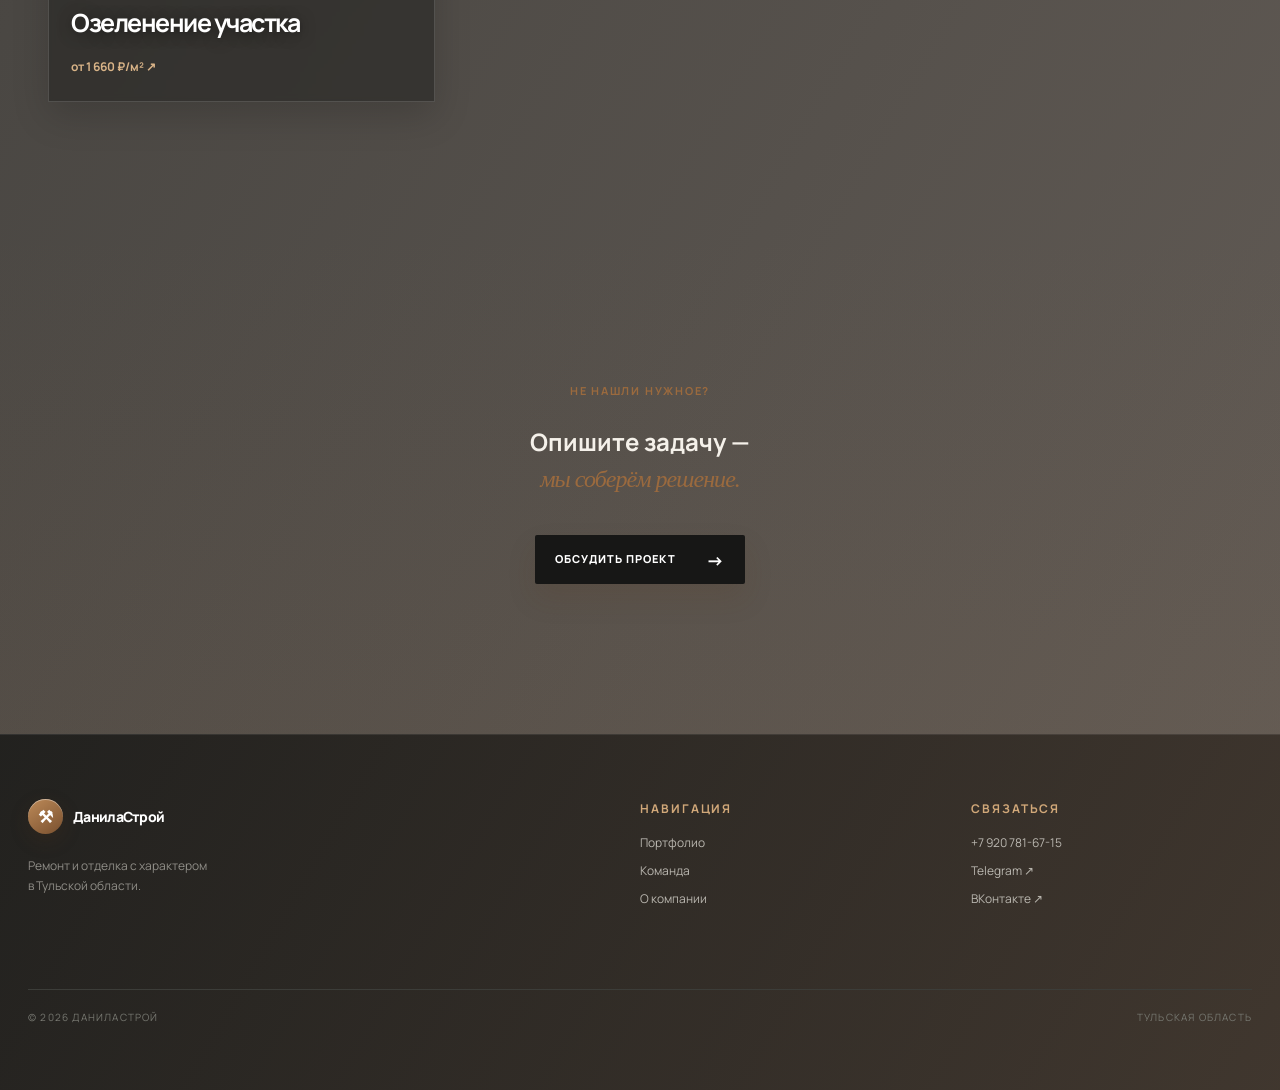
<file: services.html>
<!doctype html>
<html lang="ru"><head><meta charset="utf-8"><meta name="viewport" content="width=device-width,initial-scale=1"><title>Услуги — ДанилаСтрой</title><link rel="preconnect" href="https://fonts.googleapis.com"><link rel="preconnect" href="https://fonts.gstatic.com" crossorigin><link href="https://fonts.googleapis.com/css2?family=Manrope:wght@400;500;600;700;800&display=swap" rel="stylesheet"><link rel="stylesheet" href="styles.css"></head><body class="services-page">
<header class="site-header"><a class="logo" href="index.html"><span class="brand-icon" aria-hidden="true"></span> ДанилаСтрой</a><button class="menu-button" type="button" aria-label="Открыть меню" aria-expanded="false"><i></i><i></i></button><nav class="site-nav"><a href="index.html">Главная</a><a class="active" href="services.html">Услуги</a><a href="portfolio.html">Портфолио</a><a href="team.html">Команда</a><a href="about.html">О компании</a><a href="contacts.html">Контакты</a><a class="nav-cta" href="calculator.html">Рассчитать стоимость <b>↗</b></a></nav></header>
<main><section class="page-hero"><p class="kicker">31 направление работ</p><h1>Работаем с пространством<br><em>от идеи до детали.</em></h1><p>Объединили взаимосвязанные этапы в комплексные решения, чтобы в каталоге не было лишних дублей. Выберите задачу — откроется отдельная страница с составом работ, сроками и ориентиром стоимости.</p></section><section class="service-catalog" id="service-catalog"></section><section class="cta-section"><p class="kicker">Не нашли нужное?</p><h2>Опишите задачу —<br><em>мы соберём решение.</em></h2><a class="button button-dark" href="contacts.html">Обсудить проект <span>→</span></a></section></main>
<footer class="site-footer"><div><a class="logo" href="index.html"><span class="brand-icon" aria-hidden="true"></span> ДанилаСтрой</a><p>Ремонт и отделка с характером<br>в Тульской области.</p></div><div><p class="footer-title">Навигация</p><a href="portfolio.html">Портфолио</a><a href="team.html">Команда</a><a href="about.html">О компании</a></div><div><p class="footer-title">Связаться</p><a href="tel:+79207816715">+7 920 781-67-15</a><a href="https://t.me/wvwadd">Telegram ↗</a><a href="https://vk.ru/rilvampik2003">ВКонтакте ↗</a></div><div class="footer-bottom"><span>© <span data-year></span> ДанилаСтрой</span><span>Тульская область</span></div></footer><script src="app.js"></script></body></html>
</file>
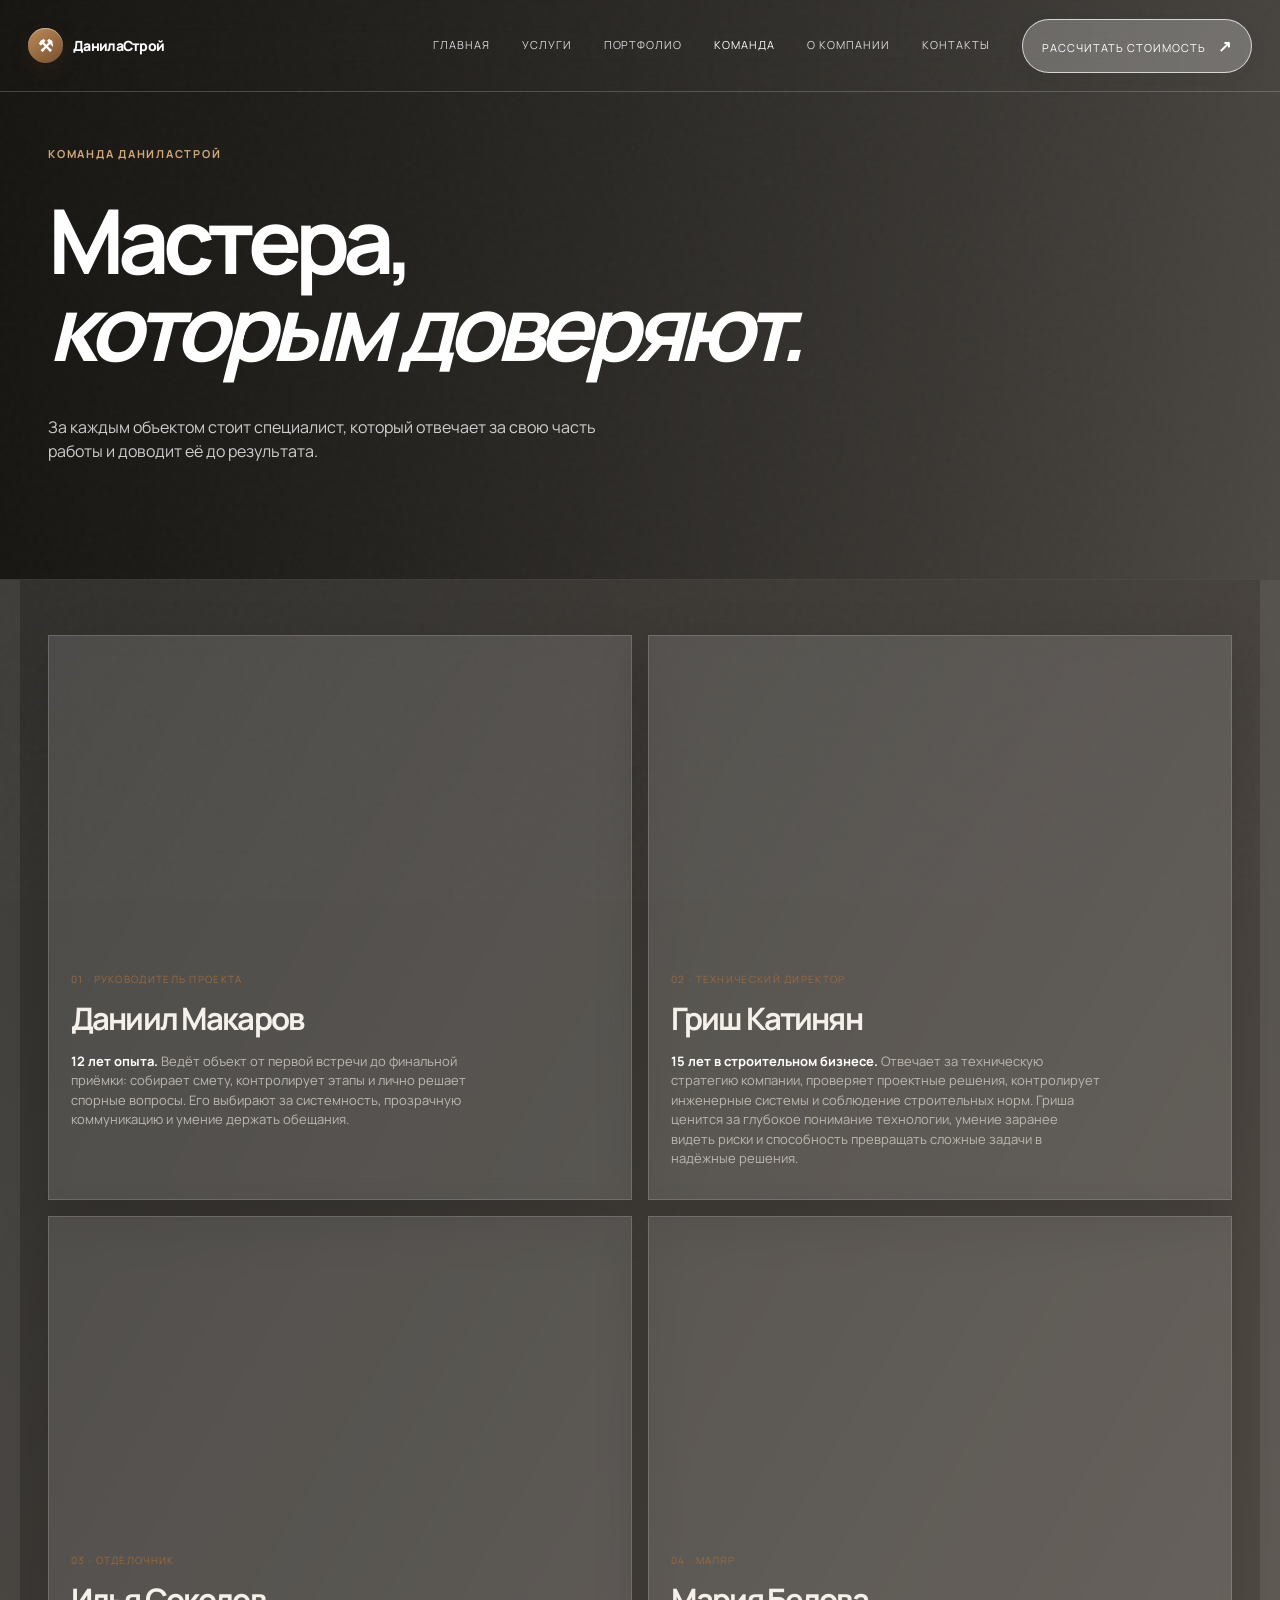
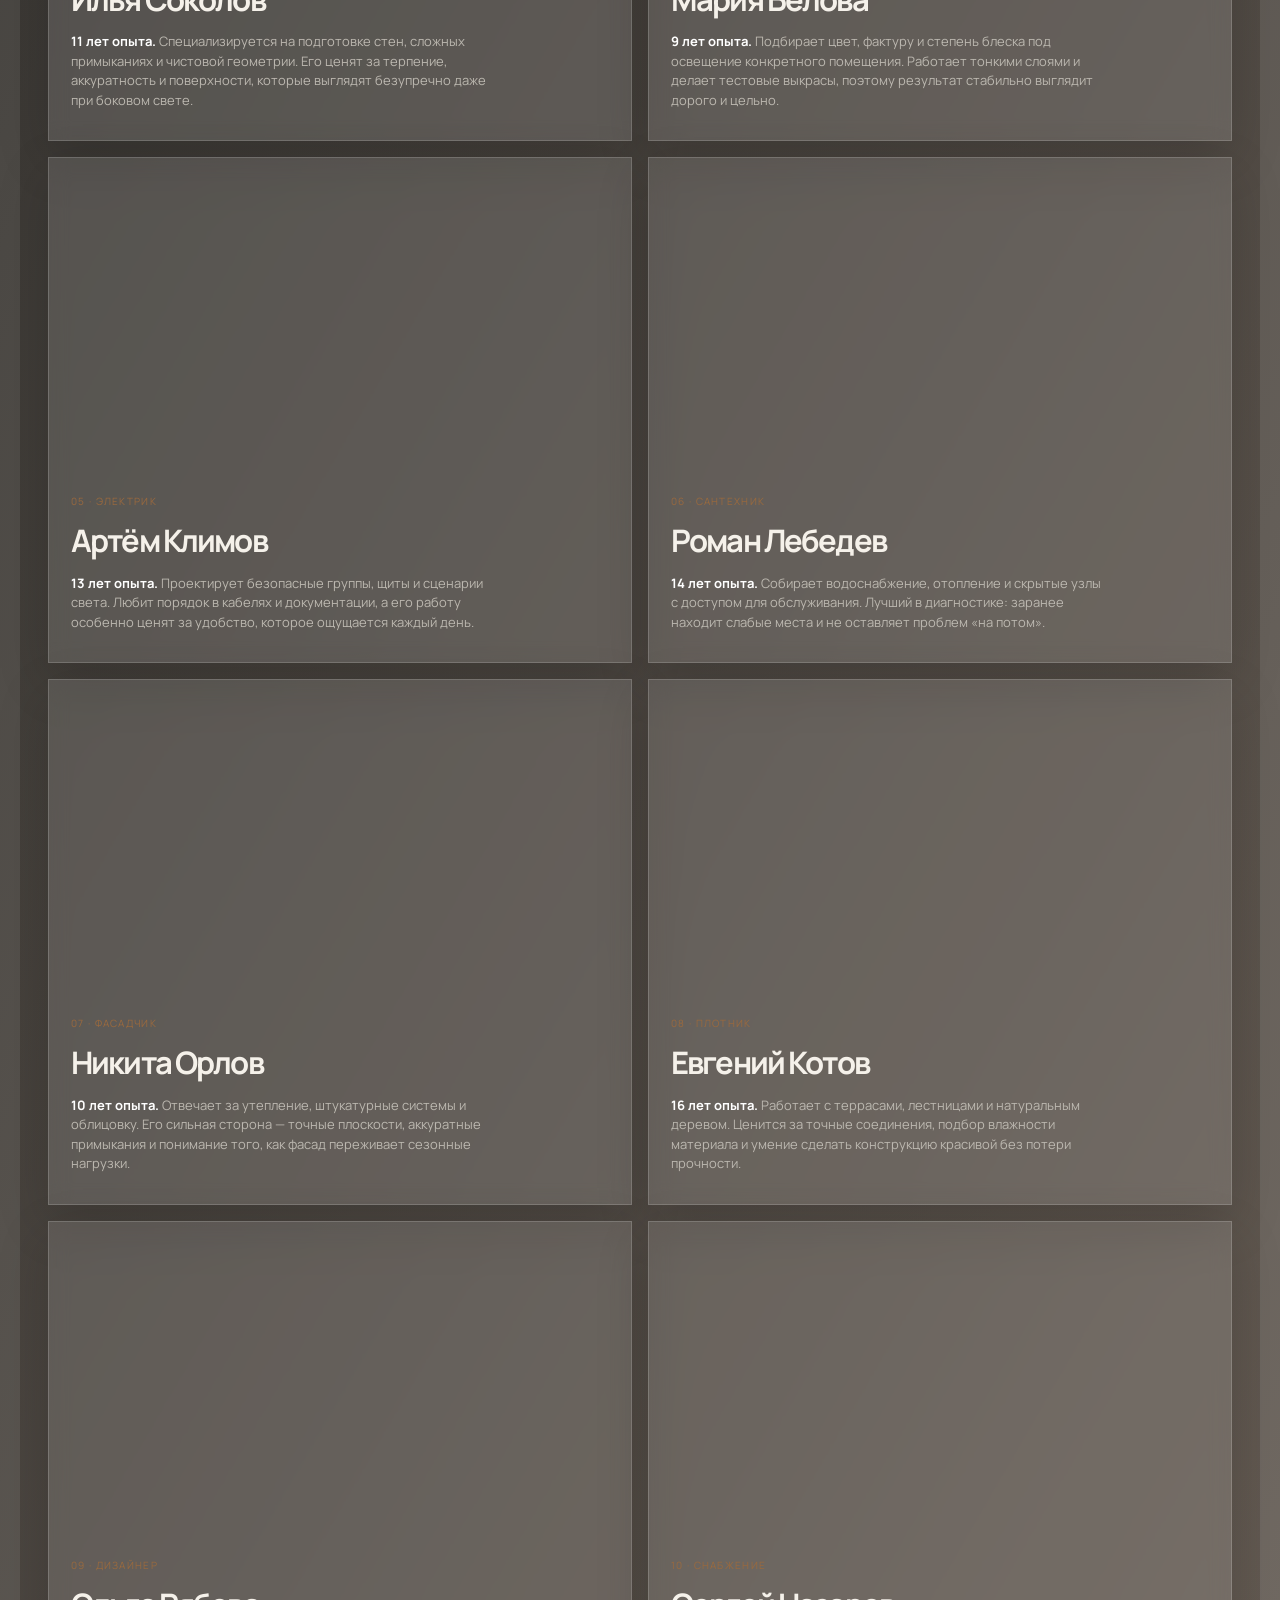
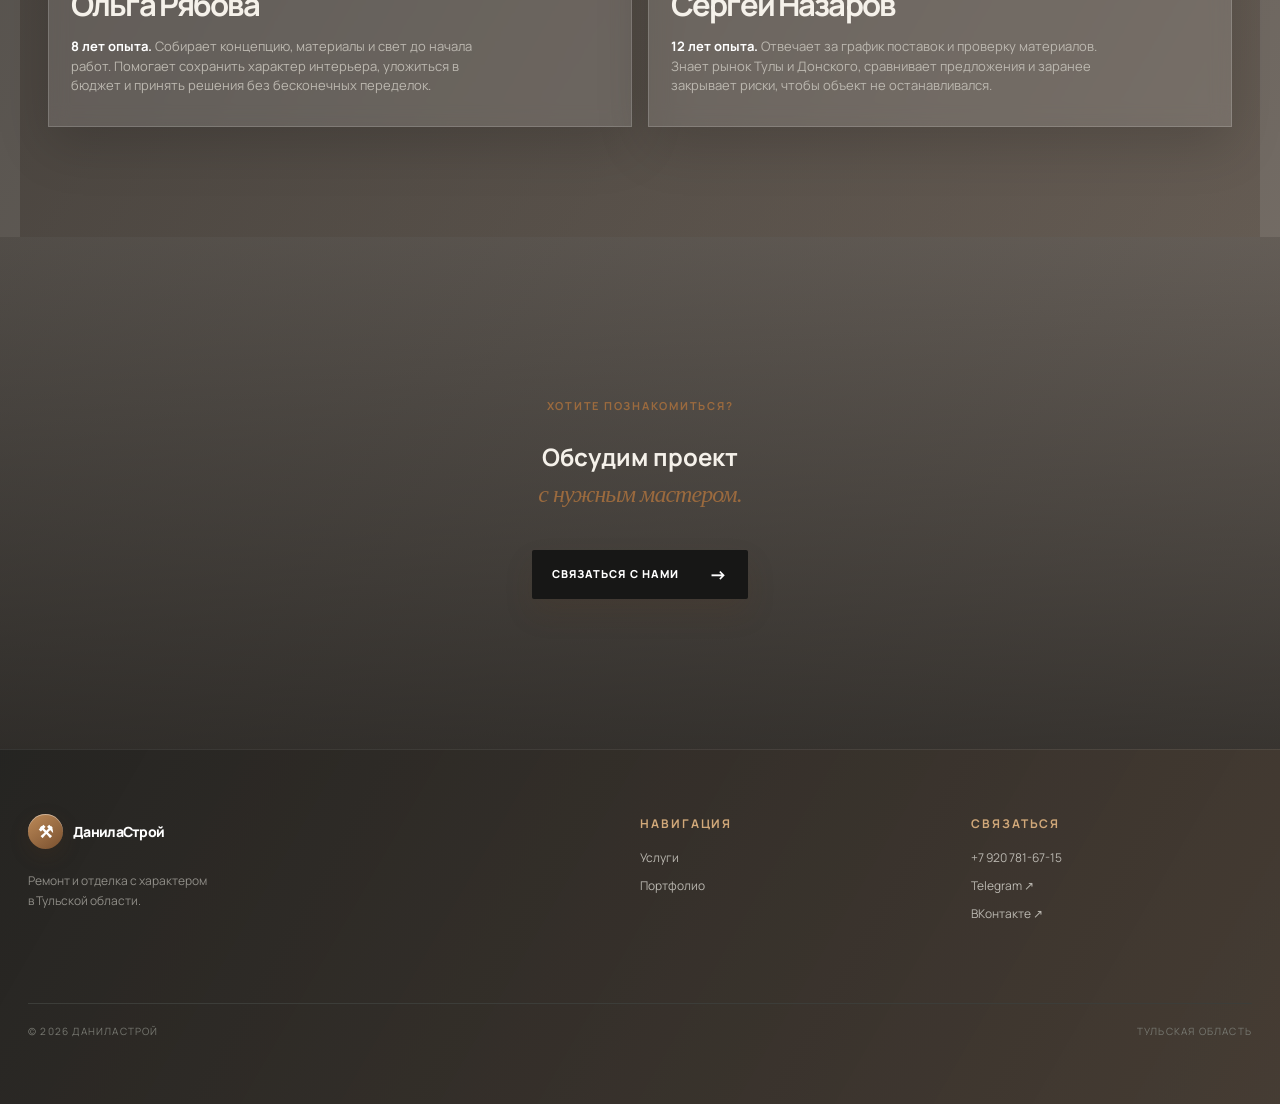
<file: team.html>
<!doctype html>
<html lang="ru"><head><meta charset="utf-8"><meta name="viewport" content="width=device-width,initial-scale=1"><title>Команда — ДанилаСтрой</title><link rel="preconnect" href="https://fonts.googleapis.com"><link rel="preconnect" href="https://fonts.gstatic.com" crossorigin><link href="https://fonts.googleapis.com/css2?family=Manrope:wght@400;500;600;700;800&display=swap" rel="stylesheet"><link rel="stylesheet" href="styles.css"></head><body class="team-page">
<header class="site-header"><a class="logo" href="index.html"><span class="brand-icon" aria-hidden="true"></span> ДанилаСтрой</a><button class="menu-button" type="button" aria-label="Открыть меню" aria-expanded="false"><i></i><i></i></button><nav class="site-nav"><a href="index.html">Главная</a><a href="services.html">Услуги</a><a href="portfolio.html">Портфолио</a><a class="active" href="team.html">Команда</a><a href="about.html">О компании</a><a href="contacts.html">Контакты</a><a class="nav-cta" href="calculator.html">Рассчитать стоимость <b>↗</b></a></nav></header>
<main><section class="page-hero"><p class="kicker">Команда ДанилаСтрой</p><h1>Мастера,<br><em>которым доверяют.</em></h1><p>За каждым объектом стоит специалист, который отвечает за свою часть работы и доводит её до результата.</p></section><section class="team-grid"><article><div class="team-photo team-1"></div><span>01 · Руководитель проекта</span><h2>Даниил Макаров</h2><p><b>12 лет опыта.</b> Ведёт объект от первой встречи до финальной приёмки: собирает смету, контролирует этапы и лично решает спорные вопросы. Его выбирают за системность, прозрачную коммуникацию и умение держать обещания.</p></article><article><div class="team-photo team-2"></div><span>02 · Технический директор</span><h2>Гриш Катинян</h2><p><b>15 лет в строительном бизнесе.</b> Отвечает за техническую стратегию компании, проверяет проектные решения, контролирует инженерные системы и соблюдение строительных норм. Гриша ценится за глубокое понимание технологии, умение заранее видеть риски и способность превращать сложные задачи в надёжные решения.</p></article><article><div class="team-photo team-3"></div><span>03 · Отделочник</span><h2>Илья Соколов</h2><p><b>11 лет опыта.</b> Специализируется на подготовке стен, сложных примыканиях и чистовой геометрии. Его ценят за терпение, аккуратность и поверхности, которые выглядят безупречно даже при боковом свете.</p></article><article><div class="team-photo team-4"></div><span>04 · Маляр</span><h2>Мария Белова</h2><p><b>9 лет опыта.</b> Подбирает цвет, фактуру и степень блеска под освещение конкретного помещения. Работает тонкими слоями и делает тестовые выкрасы, поэтому результат стабильно выглядит дорого и цельно.</p></article><article><div class="team-photo team-5"></div><span>05 · Электрик</span><h2>Артём Климов</h2><p><b>13 лет опыта.</b> Проектирует безопасные группы, щиты и сценарии света. Любит порядок в кабелях и документации, а его работу особенно ценят за удобство, которое ощущается каждый день.</p></article><article><div class="team-photo team-6"></div><span>06 · Сантехник</span><h2>Роман Лебедев</h2><p><b>14 лет опыта.</b> Собирает водоснабжение, отопление и скрытые узлы с доступом для обслуживания. Лучший в диагностике: заранее находит слабые места и не оставляет проблем «на потом».</p></article><article><div class="team-photo team-7"></div><span>07 · Фасадчик</span><h2>Никита Орлов</h2><p><b>10 лет опыта.</b> Отвечает за утепление, штукатурные системы и облицовку. Его сильная сторона — точные плоскости, аккуратные примыкания и понимание того, как фасад переживает сезонные нагрузки.</p></article><article><div class="team-photo team-8"></div><span>08 · Плотник</span><h2>Евгений Котов</h2><p><b>16 лет опыта.</b> Работает с террасами, лестницами и натуральным деревом. Ценится за точные соединения, подбор влажности материала и умение сделать конструкцию красивой без потери прочности.</p></article><article><div class="team-photo team-9"></div><span>09 · Дизайнер</span><h2>Ольга Рябова</h2><p><b>8 лет опыта.</b> Собирает концепцию, материалы и свет до начала работ. Помогает сохранить характер интерьера, уложиться в бюджет и принять решения без бесконечных переделок.</p></article><article><div class="team-photo team-10"></div><span>10 · Снабжение</span><h2>Сергей Назаров</h2><p><b>12 лет опыта.</b> Отвечает за график поставок и проверку материалов. Знает рынок Тулы и Донского, сравнивает предложения и заранее закрывает риски, чтобы объект не останавливался.</p></article></section><section class="cta-section"><p class="kicker">Хотите познакомиться?</p><h2>Обсудим проект<br><em>с нужным мастером.</em></h2><a class="button button-dark" href="contacts.html">Связаться с нами <span>→</span></a></section></main>
<footer class="site-footer"><div><a class="logo" href="index.html"><span class="brand-icon" aria-hidden="true"></span> ДанилаСтрой</a><p>Ремонт и отделка с характером<br>в Тульской области.</p></div><div><p class="footer-title">Навигация</p><a href="services.html">Услуги</a><a href="portfolio.html">Портфолио</a></div><div><p class="footer-title">Связаться</p><a href="tel:+79207816715">+7 920 781-67-15</a><a href="https://t.me/wvwadd">Telegram ↗</a><a href="https://vk.ru/rilvampik2003">ВКонтакте ↗</a></div><div class="footer-bottom"><span>© <span data-year></span> ДанилаСтрой</span><span>Тульская область</span></div></footer><script src="app.js"></script></body></html>
</file>
<file: styles.css>
:root{--ink:#20201e;--graphite:#292a28;--cream:#ece5db;--paper:#f5f1ea;--bronze:#a2764c;--bronze-light:#c49b6d;--line:rgba(32,32,30,.16);--muted:#77736d;--max:1240px}
*{box-sizing:border-box}html{scroll-behavior:smooth}body{margin:0;background:var(--paper);color:var(--ink);font-family:Manrope,Arial,sans-serif;line-height:1.5}a{color:inherit;text-decoration:none}button{font:inherit}.site-header{height:86px;display:flex;align-items:center;gap:42px;padding:0 max(28px,calc((100vw - var(--max))/2));border-bottom:1px solid var(--line);position:relative;z-index:5;background:rgba(245,241,234,.9);backdrop-filter:blur(16px)}.logo{font-weight:800;letter-spacing:-.05em;display:flex;gap:10px;align-items:center;white-space:nowrap}.logo span{font-size:11px;letter-spacing:0;background:var(--bronze);color:#fff;border-radius:50%;width:32px;height:32px;display:grid;place-items:center}.site-nav{display:flex;align-items:center;gap:29px;margin-left:auto;font-size:13px;color:#68635c}.site-nav a{transition:.25s}.site-nav a:hover,.site-nav a.active{color:var(--ink)}.nav-cta{border:1px solid var(--ink);padding:12px 17px;border-radius:99px;color:var(--ink)!important}.nav-cta b{font-size:16px;margin-left:9px}.menu-button{display:none;background:none;border:0}.hero{min-height:calc(100vh - 86px);max-width:var(--max);margin:auto;padding:70px 28px 58px;display:grid;grid-template-columns:47% 53%;align-items:center}.kicker,.section-label,.footer-title{font-size:11px;text-transform:uppercase;letter-spacing:.16em;color:var(--bronze);font-weight:700}.hero h1{font-size:clamp(48px,6vw,86px);line-height:.98;letter-spacing:-.075em;margin:22px 0 30px;font-weight:800}.hero h1 em,h2 em{font-family:Georgia,serif;font-weight:400;color:var(--bronze);letter-spacing:-.04em}.hero-text{color:var(--muted);max-width:420px;font-size:16px}.hero-actions{display:flex;align-items:center;gap:25px;margin:36px 0 54px}.button{display:inline-flex;align-items:center;gap:30px;padding:16px 20px;border-radius:2px;text-transform:uppercase;letter-spacing:.1em;font-size:11px;font-weight:800;transition:transform .25s,background .25s}.button:hover{transform:translateY(-3px)}.button span{font-size:18px;line-height:0}.button-bronze{background:var(--bronze);color:#fff}.button-dark{background:var(--ink);color:#fff}.text-link{font-size:12px;border-bottom:1px solid var(--bronze);padding-bottom:5px}.text-link span{margin-left:8px;color:var(--bronze);font-size:16px}.hero-meta{display:flex;gap:38px}.hero-meta div{display:grid;gap:3px}.hero-meta strong{font-size:26px;letter-spacing:-.06em}.hero-meta span{font-size:10px;text-transform:uppercase;letter-spacing:.08em;color:var(--muted)}.scene-wrap{height:560px;position:relative;background:#d4c9ba;overflow:hidden}.webgl-scene{position:absolute;inset:0;background:linear-gradient(135deg,#b7aa9b,#e0d5c7 55%,#8b7764);overflow:hidden}.webgl-scene::before,.webgl-scene::after{display:none}.full-house{height:calc(100vh - 92px);min-height:650px;position:relative;isolation:isolate;background:#756453;overflow:hidden}.house-photo{position:absolute;inset:-5%;background-image:url('house-premium.jpg');background-size:cover;background-repeat:no-repeat;background-position:var(--house-position,50%) center;transform:translateX(var(--house-shift,0)) scale(var(--house-scale,1.04));transition:background-position .35s ease,transform .35s ease;filter:saturate(.82) contrast(1.08)}.house-overlay{position:absolute;inset:0;background:linear-gradient(90deg,rgba(20,17,13,.84) 0%,rgba(20,17,13,.47) 37%,rgba(20,17,13,.05) 72%),linear-gradient(0deg,rgba(17,15,12,.64),transparent 45%)}.house-callout{position:absolute;z-index:3;color:#fff;text-shadow:0 2px 12px #20160f;opacity:.2;transition:opacity .45s,transform .45s;transform:translateY(18px)}.house-callout i{display:block;width:145px;height:1px;background:var(--bronze-light);margin-bottom:9px;box-shadow:0 0 12px #e4bd8c}.house-callout span{display:block;color:var(--bronze-light);font-size:10px;letter-spacing:.18em;text-transform:uppercase}.house-callout b{display:block;font:20px/1.05 Georgia,serif;font-weight:400;margin-top:4px}.callout-roof{right:13%;top:24%;text-align:right}.callout-roof i{margin-left:auto;transform:rotate(-16deg);transform-origin:right}.callout-wall{left:45%;top:54%}.callout-wall i{transform:rotate(13deg);transform-origin:left}.callout-window{right:18%;top:58%;text-align:right}.callout-window i{margin-left:auto;transform:rotate(18deg);transform-origin:right}.full-house[data-view="front"] .callout-wall,.full-house[data-view="detail"] .callout-roof,.full-house[data-view="rear"] .callout-window{opacity:1;transform:translateY(0)}.scene-caption{position:absolute;z-index:4;right:6%;bottom:8%;color:#fff;text-shadow:0 1px 12px #333}.scene-caption span{font-size:11px;color:var(--bronze-light)}.scene-caption p{font-family:Georgia,serif;font-size:clamp(24px,3vw,42px);line-height:1.02;margin:7px 0 18px}.scene-caption b{font-size:9px;text-transform:uppercase;letter-spacing:.16em;font-weight:500}.marquee{overflow:hidden;background:var(--bronze);color:#fff;white-space:nowrap;padding:13px 0;font-size:11px;font-weight:700;letter-spacing:.18em}.marquee div{word-spacing:20px;text-align:center}.marquee span{opacity:.5}.section{max-width:var(--max);padding:125px 28px;margin:auto}.intro-section{display:grid;grid-template-columns:23% 77%}.section-label{display:flex;gap:17px;align-items:start}.section-label span:first-child{color:var(--bronze)}.section h2{font-size:clamp(38px,5vw,70px);line-height:1.02;letter-spacing:-.07em;margin:0 0 55px}.intro-grid{display:grid;grid-template-columns:1fr 1fr;gap:12%;align-items:start}.lead{font-size:21px;line-height:1.35;letter-spacing:-.03em;max-width:490px}.check-list{border-top:1px solid var(--line)}.check-list p{border-bottom:1px solid var(--line);padding:15px 0;margin:0;font-size:13px}.check-list b{font-size:10px;color:var(--bronze);margin-right:20px}.dark-section{max-width:none;background:var(--graphite);color:#f5f1ea;padding-left:max(28px,calc((100vw - var(--max))/2 + 28px));padding-right:max(28px,calc((100vw - var(--max))/2 + 28px))}.dark-section h2{color:#f5f1ea;margin-top:30px}.section-heading{display:flex;justify-content:space-between}.light{color:#aaa7a0}.service-preview{display:grid;grid-template-columns:repeat(4,1fr);border-top:1px solid #565751;margin-top:20px}.service-tile{min-height:245px;padding:24px 19px;border-right:1px solid #565751;display:flex;flex-direction:column;transition:background .3s}.service-tile:hover{background:#353632}.service-tile span{font-size:11px;color:var(--bronze-light)}.service-tile h3{font-size:25px;line-height:1.05;letter-spacing:-.05em;margin:auto 0}.service-tile b{color:var(--bronze-light);font-size:22px}.cta-section{text-align:center;padding-top:150px;padding-bottom:150px}.cta-section .kicker{margin-bottom:25px}.cta-section h2{margin-bottom:38px}.site-footer{background:#1b1c1a;color:#c8c5be;padding:65px max(28px,calc((100vw - var(--max))/2));display:grid;grid-template-columns:2fr 1fr 1fr;gap:50px;position:relative}.site-footer .logo{color:#fff}.site-footer p{font-size:12px;color:#8f8d87;line-height:1.7}.site-footer>div:not(.footer-bottom){display:flex;flex-direction:column;gap:10px}.site-footer a:not(.logo){font-size:12px;color:#bab7b0}.site-footer .footer-title{color:var(--bronze-light);margin:0 0 5px}.footer-bottom{grid-column:1/-1;border-top:1px solid #3c3d39;margin-top:30px;padding-top:20px;display:flex;justify-content:space-between;font-size:10px;color:#777871;text-transform:uppercase;letter-spacing:.12em}
@media(max-width:900px){.site-header{padding:0 20px}.menu-button{display:block;margin-left:auto;width:34px}.menu-button i{display:block;height:1px;background:var(--ink);margin:7px}.site-nav{display:none;position:absolute;top:85px;left:15px;right:15px;background:var(--paper);padding:20px;flex-direction:column;align-items:stretch;box-shadow:0 20px 35px #0001}.site-header.open .site-nav{display:flex}.hero{grid-template-columns:1fr;padding-top:45px}.hero-copy{padding-bottom:35px}.scene-wrap{height:450px}.full-house{height:calc(100vh - 86px);min-height:620px}.intro-section{grid-template-columns:1fr;gap:35px}.service-preview{grid-template-columns:repeat(2,1fr)}.service-tile:nth-child(2){border-right:0}.service-tile:nth-child(-n+2){border-bottom:1px solid #565751}.house-callout{transform:scale(.85)}.callout-roof{right:7%}.callout-window{right:8%}.callout-wall{left:37%}}@media(max-width:560px){.hero h1{font-size:54px}.hero-meta{gap:17px}.hero-meta strong{font-size:22px}.hero-actions{flex-direction:column;align-items:flex-start}.scene-wrap{height:390px}.full-house{height:calc(100vh - 86px);min-height:570px}.house-overlay{background:linear-gradient(90deg,rgba(20,17,13,.82),rgba(20,17,13,.15)),linear-gradient(0deg,rgba(17,15,12,.68),transparent 55%)}.house-callout{transform:scale(.68)}.callout-roof{right:2%;top:22%}.callout-wall{left:4%;top:48%}.callout-window{right:2%;top:60%}.scene-caption{left:24px;right:auto;bottom:7%}.section{padding-top:80px;padding-bottom:80px}.intro-grid{grid-template-columns:1fr;gap:35px}.service-preview{grid-template-columns:1fr}.service-tile{border-right:0!important;border-bottom:1px solid #565751;min-height:170px}.site-footer{grid-template-columns:1fr 1fr;gap:35px}.site-footer>div:first-child{grid-column:1/-1}.footer-bottom{grid-column:1/-1;gap:12px;flex-direction:column}}

.page-hero{max-width:var(--max);margin:auto;padding:105px 28px 80px;border-bottom:1px solid var(--line)}
.page-hero h1{max-width:850px;font-size:clamp(48px,7vw,92px);line-height:.98;letter-spacing:-.08em;margin:22px 0 28px}
.page-hero>p:last-child{max-width:590px;color:var(--muted);font-size:16px}
.service-list{max-width:var(--max);margin:auto;padding:0 28px}
.service-list article{display:grid;grid-template-columns:9% 1fr 20%;gap:25px;align-items:start;padding:48px 0;border-bottom:1px solid var(--line)}
.service-list article>span{color:var(--bronze);font-size:12px;font-weight:700}
.service-list h2{font-size:clamp(29px,4vw,52px);line-height:1;letter-spacing:-.07em;margin:0 0 18px}
.service-list p{max-width:580px;color:var(--muted);font-size:14px}
.service-list article>strong{justify-self:end;color:var(--bronze);font-size:14px;padding-top:8px}
.portfolio-grid{max-width:var(--max);margin:auto;padding:0 28px 80px;display:grid;grid-template-columns:1.3fr .7fr;grid-auto-rows:280px;gap:16px}
.portfolio-card{position:relative;overflow:hidden;display:flex;align-items:end;padding:24px;color:#fff;background-size:cover;background-position:center}
.portfolio-card::before{content:"";position:absolute;inset:0;background:linear-gradient(transparent 35%,rgba(20,18,15,.7))}
.portfolio-card span,.portfolio-card b{position:relative;z-index:1;text-transform:uppercase;font-size:10px;letter-spacing:.12em}.portfolio-card b i{font-style:normal;opacity:0;transform:translateX(-8px);display:inline-block;color:var(--bronze-light);transition:.3s}.portfolio-card:hover b i{opacity:1;transform:translateX(0)}
.portfolio-card b{margin-left:auto;color:var(--bronze-light)}
.portfolio-card:nth-child(1),.portfolio-card:nth-child(4){min-height:420px;grid-row:span 2}
.photo-a{background-image:url('https://images.unsplash.com/photo-1600607687920-4e2a09cf159d?auto=format&fit=crop&w=1400&q=85')}
.photo-b{background-image:url('https://images.unsplash.com/photo-1600210492486-724fe5c67fb0?auto=format&fit=crop&w=1000&q=85')}
.photo-c{background-image:url('https://images.unsplash.com/photo-1511818966892-d7d671e672a2?auto=format&fit=crop&w=1000&q=85')}
.photo-d{background-image:url('https://images.unsplash.com/photo-1600566753190-17f0baa2a6c3?auto=format&fit=crop&w=1400&q=85')}
.about-story{max-width:var(--max);margin:auto;padding:110px 28px;display:grid;grid-template-columns:40% 60%;gap:8%;align-items:start}
.big-number{display:block;font-size:clamp(110px,15vw,210px);line-height:.75;letter-spacing:-.1em;color:var(--bronze)}
.big-caption{display:block;margin-top:25px;text-transform:uppercase;letter-spacing:.13em;font-size:11px;color:var(--muted)}
.about-story h2{font-size:clamp(40px,5vw,70px);line-height:1;letter-spacing:-.08em;margin:0 0 30px}
.about-story p{max-width:560px;color:var(--muted);font-size:16px}
.about-story .text-link{display:inline-block;margin-top:20px}
.values{max-width:var(--max);margin:auto;padding:0 28px 120px;display:grid;grid-template-columns:repeat(3,1fr);gap:16px}
.values article{border-top:1px solid var(--line);padding:20px 0}
.values span{color:var(--bronze);font-size:11px}
.values h3{font-size:25px;letter-spacing:-.05em;margin:42px 0 12px}
.values p{color:var(--muted);font-size:13px;max-width:270px}
.calc-layout{max-width:var(--max);margin:auto;padding:0 28px 120px;display:grid;grid-template-columns:1.1fr .9fr;gap:70px;align-items:start}
.calc-card{border:1px solid var(--line);padding:34px;display:grid;gap:25px;background:#eee8df}
.calc-card label{display:grid;gap:10px;text-transform:uppercase;letter-spacing:.1em;font-size:10px;font-weight:700}
.calc-card select,.calc-card input{width:100%;border:1px solid var(--line);background:var(--paper);padding:14px;color:var(--ink);font:inherit}
.calc-card input[type=range]{padding:0;accent-color:var(--bronze)}
.calc-card output{font-size:22px;letter-spacing:-.05em}
.calc-result{border-top:1px solid var(--line);border-bottom:1px solid var(--line);padding:22px 0;display:grid;gap:7px}
.calc-result span,.calc-result small{color:var(--muted);font-size:12px}
.calc-result strong{font-size:38px;letter-spacing:-.07em;color:var(--bronze)}
.calc-aside{padding-top:15px}
.calc-aside h2{font-size:clamp(38px,5vw,65px);line-height:1;letter-spacing:-.08em;margin:22px 0}
.calc-aside p{max-width:380px;color:var(--muted);font-size:15px;margin-bottom:35px}
.contact-layout{max-width:var(--max);margin:auto;padding:0 28px 120px;display:grid;grid-template-columns:1fr 1fr;gap:90px}
.contact-links-big{display:grid;align-content:start}
.contact-links-big a{display:grid;gap:7px;border-top:1px solid var(--line);padding:22px 0}
.contact-links-big a:last-of-type{border-bottom:1px solid var(--line)}
.contact-links-big span{font-size:10px;text-transform:uppercase;letter-spacing:.14em;color:var(--bronze)}
.contact-links-big strong{font-size:clamp(19px,2.5vw,29px);letter-spacing:-.05em}
.contact-links-big>p{color:var(--muted);font-size:13px;line-height:1.7;margin-top:28px}
.contact-form{display:grid;gap:18px;background:#eee8df;padding:30px}
.contact-form label{display:grid;gap:8px;text-transform:uppercase;letter-spacing:.1em;font-size:10px;font-weight:700}
.contact-form input,.contact-form textarea{width:100%;border:1px solid var(--line);background:var(--paper);padding:14px;color:var(--ink);font:inherit;resize:vertical}
.contact-form small{color:var(--bronze);min-height:18px}

@media(max-width:900px){.page-hero{padding-top:70px}.service-list article{grid-template-columns:45px 1fr}.service-list article>strong{grid-column:2;justify-self:start}.portfolio-grid{grid-template-columns:1fr;grid-auto-rows:260px}.portfolio-card:nth-child(1),.portfolio-card:nth-child(4){min-height:260px;grid-row:span 1}.about-story,.calc-layout,.contact-layout{grid-template-columns:1fr;gap:45px}.values{grid-template-columns:1fr 1fr}}
@media(max-width:560px){.page-hero{padding:55px 20px 55px}.service-list,.portfolio-grid,.about-story,.values,.calc-layout,.contact-layout{padding-left:20px;padding-right:20px}.service-list article{grid-template-columns:1fr;gap:12px}.service-list article>strong{grid-column:auto}.values{grid-template-columns:1fr}.calc-card,.contact-form{padding:22px}.site-footer{padding-left:20px;padding-right:20px}}

/* Premium art direction */
:root{
  --ink:#171716;
  --graphite:#171817;
  --paper:#f2ede5;
  --bronze:#9b6a3e;
  --bronze-light:#d1a879;
  --line:rgba(23,23,22,.14);
  --muted:#777169;
}
body{background:var(--paper);background-image:radial-gradient(rgba(71,48,29,.055) .65px,transparent .65px);background-size:5px 5px}
body:before{content:"";position:fixed;inset:0;pointer-events:none;z-index:20;opacity:.035;background-image:url("data:image/svg+xml,%3Csvg viewBox='0 0 180 180' xmlns='http://www.w3.org/2000/svg'%3E%3Cfilter id='n'%3E%3CfeTurbulence type='fractalNoise' baseFrequency='.85' numOctaves='4' stitchTiles='stitch'/%3E%3C/filter%3E%3Crect width='100%25' height='100%25' filter='url(%23n)' opacity='.6'/%3E%3C/svg%3E")}
::selection{background:var(--bronze);color:#fff}
.site-header{height:92px;background:rgba(242,237,229,.82);border-bottom-color:rgba(23,23,22,.1)}
.site-header{position:absolute;top:0;left:0;width:100%;background:rgba(242,237,229,.12);border-bottom-color:rgba(255,255,255,.2);color:#fff}
.site-nav{color:rgba(255,255,255,.78)}
.site-nav a:hover,.site-nav a.active{color:#fff}
.logo{font-size:14px}
.logo span{width:35px;height:35px;background:linear-gradient(145deg,#bd8a58,#79502f);box-shadow:inset 0 1px rgba(255,255,255,.4),0 7px 20px rgba(90,55,27,.2)}
.brand-icon{font-size:0!important;position:relative}
.brand-icon:before{content:"⚒";font-size:17px;line-height:1;color:#fff}
.site-nav{gap:32px;font-size:11px;text-transform:uppercase;letter-spacing:.09em}
.nav-cta{padding:14px 19px;background:rgba(255,255,255,.25);box-shadow:0 8px 20px rgba(44,32,22,.05)}
.hero{min-height:calc(100vh - 92px);padding-top:88px;padding-bottom:88px;display:block;position:relative;max-width:none;overflow:hidden}
.hero>.hero-copy{position:relative;z-index:2;max-width:var(--max);margin:auto;padding-left:28px;padding-right:28px;color:#fff}
.hero>.hero-copy .hero-text{color:rgba(255,255,255,.78)}
.hero>.hero-copy .hero-meta span{color:rgba(255,255,255,.7)}
.hero>.hero-copy .kicker{color:var(--bronze-light)}
.hero>.full-house{position:absolute;z-index:0;inset:0;width:100vw;margin-left:50%;transform:translateX(-50%);height:100%;min-height:0}
.hero h1{font-size:clamp(58px,7vw,105px);text-shadow:0 2px 0 rgba(255,255,255,.3)}
.hero-text{font-size:15px;line-height:1.75}
.button{box-shadow:0 14px 28px rgba(90,55,27,.15)}
.button-bronze{background:linear-gradient(135deg,#b17d4d,#86562f);border:1px solid rgba(255,255,255,.2)}
.text-link{transition:color .25s,border-color .25s}
.text-link:hover{color:var(--bronze);border-color:var(--ink)}
.scene-wrap{box-shadow:22px 30px 70px rgba(54,39,25,.2),inset 0 0 0 1px rgba(255,255,255,.35)}
.webgl-scene{background:linear-gradient(135deg,#9e8b78,#d9ccbc 52%,#5b4c3f)}
.webgl-scene:before{filter:saturate(.7);box-shadow:160px 76px 0 -12px #b48250,230px 125px 0 -18px #292a28;transition:transform .7s ease}
.scene-wrap:hover .webgl-scene:before{transform:skewY(-7deg) translate(-8px,-6px) scale(1.03)}
.marquee{background:linear-gradient(90deg,#79502f,#b17d4d,#79502f);box-shadow:0 8px 26px rgba(75,45,25,.16)}
.section{padding-top:145px;padding-bottom:145px}
.section h2,.about-story h2,.calc-aside h2{font-size:clamp(44px,5.5vw,82px)}
.dark-section{background:linear-gradient(130deg,#151615,#292724);box-shadow:inset 0 1px rgba(255,255,255,.07)}
.service-tile{min-height:280px;padding:30px 24px;background:linear-gradient(145deg,transparent,rgba(255,255,255,.025))}
.service-tile:hover{background:linear-gradient(145deg,rgba(177,125,77,.16),rgba(255,255,255,.03));transform:translateY(-4px)}
.service-tile h3{font-size:29px}
.page-hero{padding-top:135px;padding-bottom:100px}
.page-hero h1{font-size:clamp(56px,7vw,104px)}
.service-list article{padding:62px 0;transition:padding .3s}
.service-list article:hover{padding-left:18px;background:linear-gradient(90deg,rgba(155,106,62,.08),transparent 70%)}
.service-list h2{font-size:clamp(34px,4.5vw,62px)}
.service-list article>strong{font-size:15px}
.portfolio-card{min-height:310px;box-shadow:0 18px 40px rgba(47,31,19,.13);transition:transform .4s,box-shadow .4s}
.portfolio-card:hover{transform:translateY(-8px);box-shadow:0 28px 60px rgba(47,31,19,.22)}
.portfolio-card:after{content:"";position:absolute;inset:0;border:1px solid rgba(255,255,255,.18);pointer-events:none}
.about-story{padding-top:145px;padding-bottom:145px}
.big-number{font-weight:800;text-shadow:3px 3px 0 rgba(155,106,62,.12)}
.values article{padding:26px 0;transition:transform .3s}
.values article:hover{transform:translateY(-5px)}
.values h3{font-size:30px}
.calc-card,.contact-form{background:linear-gradient(145deg,rgba(255,255,255,.35),rgba(226,215,202,.55));box-shadow:0 22px 50px rgba(64,45,28,.1);border-color:rgba(126,84,48,.28)}
.calc-card select,.calc-card input,.contact-form input,.contact-form textarea{background:rgba(255,255,255,.42);border-color:rgba(126,84,48,.26)}
.calc-result strong{font-size:46px}
.contact-links-big a{transition:padding .25s,background .25s}
.contact-links-big a:hover{padding-left:14px;background:linear-gradient(90deg,rgba(155,106,62,.1),transparent)}
.cta-section{background:linear-gradient(180deg,transparent,rgba(155,106,62,.06))}
.site-footer{background:linear-gradient(135deg,#121312,#24221f);box-shadow:inset 0 1px rgba(255,255,255,.08)}

body:has(.service-list) .page-hero,
body:has(.portfolio-grid) .page-hero,
body:has(.about-story) .page-hero{
  position:relative;
  max-width:none;
  min-height:530px;
  padding-left:max(28px,calc((100vw - var(--max))/2 + 28px));
  padding-right:max(28px,calc((100vw - var(--max))/2 + 28px));
  display:flex;
  flex-direction:column;
  justify-content:end;
  overflow:hidden;
  color:#fff;
}
body:has(.service-list) .page-hero:before,
body:has(.portfolio-grid) .page-hero:before,
body:has(.about-story) .page-hero:before{
  content:"";
  position:absolute;
  inset:0;
  z-index:-2;
  background-size:cover;
  background-position:center;
  transform:scale(1.03);
}
body:has(.service-list) .page-hero:before{background-image:url('https://images.unsplash.com/photo-1600607688969-a5bfcd646154?auto=format&fit=crop&w=2400&q=88')}
body:has(.portfolio-grid) .page-hero:before{background-image:url('https://images.unsplash.com/photo-1600047509807-ba8f99d2cdde?auto=format&fit=crop&w=2400&q=88')}
body:has(.about-story) .page-hero:before{background-image:url('https://images.unsplash.com/photo-1600585154526-990dced4db0d?auto=format&fit=crop&w=2400&q=88')}
body:has(.service-list) .page-hero:after,
body:has(.portfolio-grid) .page-hero:after,
body:has(.about-story) .page-hero:after{
  content:"";
  position:absolute;
  inset:0;
  z-index:-1;
  background:linear-gradient(90deg,rgba(17,15,12,.82),rgba(17,15,12,.38) 55%,rgba(17,15,12,.12)),linear-gradient(0deg,rgba(17,15,12,.72),transparent 65%);
}
body:has(.service-list) .page-hero .kicker,
body:has(.portfolio-grid) .page-hero .kicker,
body:has(.about-story) .page-hero .kicker{color:var(--bronze-light)}
body:has(.service-list) .page-hero>p:last-child,
body:has(.portfolio-grid) .page-hero>p:last-child,
body:has(.about-story) .page-hero>p:last-child{color:rgba(255,255,255,.78)}
.photo-e{background-image:url('https://images.unsplash.com/photo-1562259949-e8e7689d7828?auto=format&fit=crop&w=1200&q=88')}
.photo-f{background-image:url('https://images.unsplash.com/photo-1556912173-3bb406ef7e77?auto=format&fit=crop&w=1200&q=88')}
.photo-g{background-image:url('https://images.unsplash.com/photo-1621905252507-b35492cc74b4?auto=format&fit=crop&w=1200&q=88')}
.photo-h{background-image:url('https://images.unsplash.com/photo-1600566753086-00f18fb6b3ea?auto=format&fit=crop&w=1200&q=88')}
.photo-i{background-image:url('https://images.unsplash.com/photo-1584622650111-993a426fbf0a?auto=format&fit=crop&w=1600&q=90')}
.photo-j{background-image:url('https://images.unsplash.com/photo-1556912173-46c336c7fd55?auto=format&fit=crop&w=1200&q=88')}
.photo-k{background-image:url('https://images.unsplash.com/photo-1616486338812-3dadae4b4ace?auto=format&fit=crop&w=1200&q=88')}
.photo-l{background-image:url('https://images.unsplash.com/photo-1510798831971-661eb04b3739?auto=format&fit=crop&w=1200&q=88')}
.photo-m{background-image:url('https://images.unsplash.com/photo-1600566753190-17f0baa2a6c3?auto=format&fit=crop&w=1200&q=88')}
.photo-n{background-image:url('https://images.unsplash.com/photo-1540932239986-30128078f3c5?auto=format&fit=crop&w=1200&q=88')}
.photo-o{background-image:url('https://images.unsplash.com/photo-1497366754035-f200968a6e72?auto=format&fit=crop&w=1200&q=88')}
.photo-p{background-image:url('https://images.unsplash.com/photo-1558904541-efa843a96f01?auto=format&fit=crop&w=1200&q=88')}
body:has(.calc-layout) .site-header,
body:has(.contact-layout) .site-header{color:var(--ink);background:rgba(242,237,229,.38);border-bottom-color:rgba(23,23,22,.12)}
body:has(.calc-layout) .site-nav,
body:has(.contact-layout) .site-nav{color:rgba(23,23,22,.68)}
body:has(.calc-layout) .site-nav a:hover,
body:has(.calc-layout) .site-nav a.active,
body:has(.contact-layout) .site-nav a:hover,
body:has(.contact-layout) .site-nav a.active{color:var(--ink)}
.project-intro{max-width:var(--max);margin:auto;padding:120px 28px 80px}.back-link{display:inline-block;color:var(--bronze);font-size:12px;text-transform:uppercase;letter-spacing:.12em;margin-bottom:70px}.project-intro h1{font-size:clamp(54px,8vw,112px);line-height:.95;letter-spacing:-.08em;margin:18px 0 28px;max-width:900px}.project-lead{font-size:20px;line-height:1.4;max-width:590px;color:var(--muted);margin:0 0 24px}.project-meta{font-size:11px;text-transform:uppercase;letter-spacing:.14em;color:var(--bronze)}.project-gallery{max-width:var(--max);margin:auto;padding:0 28px 100px;display:grid;grid-template-columns:repeat(2,1fr);gap:16px}.project-photo{position:relative;display:block;overflow:hidden;background:#d9cec0;min-height:330px}.project-photo:first-child{grid-column:span 2;min-height:560px}.project-photo img{display:block;width:100%;height:100%;min-height:330px;object-fit:cover;transition:transform .6s ease,filter .6s ease}.project-photo:first-child img{min-height:560px}.project-photo:hover img{transform:scale(1.045);filter:saturate(1.08)}.project-photo span{position:absolute;right:20px;bottom:18px;color:#fff;text-transform:uppercase;font-size:10px;letter-spacing:.14em;text-shadow:0 2px 10px #000}.project-cta{padding-top:80px}.project-page .site-header{background:rgba(245,241,234,.72)}
.project-page{background:linear-gradient(115deg,rgba(22,21,19,.94),rgba(52,40,30,.8)),url('https://images.unsplash.com/photo-1600607687939-ce8a6c25118c?auto=format&fit=crop&w=2400&q=88') center/cover fixed;color:#f5f1ea}.project-page .project-intro h1{color:#fff}.project-page .project-lead{color:rgba(255,255,255,.7)}.project-page .project-cta{background:linear-gradient(180deg,transparent,rgba(15,14,13,.38))}.project-page .site-footer{margin-top:0}.project-page .site-header,body:has(.contact-layout) .site-header{position:absolute;top:0;left:0;right:0;background:transparent!important;border-bottom-color:rgba(255,255,255,.2);color:#fff}.project-page .site-nav,body:has(.contact-layout) .site-nav{color:rgba(255,255,255,.82)}.project-page .site-nav a:hover,.project-page .site-nav a.active,body:has(.contact-layout) .site-nav a:hover,body:has(.contact-layout) .site-nav a.active{color:#fff}.project-page .nav-cta,body:has(.contact-layout) .nav-cta{color:#fff!important;border-color:rgba(255,255,255,.72)}.project-page .menu-button i,body:has(.contact-layout) .menu-button i{background:#fff}
.price-list{max-width:var(--max);margin:auto;padding:0 28px 110px}.price-list article{display:grid;grid-template-columns:55px 1fr auto;gap:25px;align-items:start;border-top:1px solid var(--line);padding:38px 0}.price-list article:last-child{border-bottom:1px solid var(--line)}.price-list article>span{color:var(--bronze);font-size:11px}.price-list h2{font-size:clamp(27px,3.5vw,46px);letter-spacing:-.06em;margin:0 0 10px}.price-list p{color:var(--muted);font-size:13px;margin:0;max-width:470px}.price-list strong{color:var(--bronze);font-size:16px;white-space:nowrap}.price-note{max-width:var(--max);margin:0 auto 120px;padding:50px 28px;background:var(--graphite);color:#f5f1ea}.price-note h2{font-size:clamp(36px,5vw,70px);line-height:1;letter-spacing:-.07em;max-width:700px;margin:20px 0}.price-note p:not(.kicker){max-width:610px;color:#aaa7a0;font-size:14px;margin-bottom:32px}.team-grid{max-width:var(--max);margin:auto;padding:0 28px 110px;display:grid;grid-template-columns:repeat(2,1fr);gap:16px}.team-grid article{border:1px solid var(--line);background:rgba(255,255,255,.38);padding:14px;transition:transform .3s,box-shadow .3s}.team-grid article:hover{transform:translateY(-6px);box-shadow:0 20px 45px rgba(47,31,19,.13)}.team-photo{height:300px;background-size:cover;background-position:center;filter:saturate(.76)}.team-grid article>span{display:block;color:var(--bronze);font-size:10px;text-transform:uppercase;letter-spacing:.13em;margin:22px 8px 8px}.team-grid h2{font-size:31px;letter-spacing:-.06em;margin:0 8px 10px}.team-grid p{font-size:13px;color:var(--muted);max-width:430px;margin:0 8px 16px}.team-1{background-image:url('https://images.unsplash.com/photo-1500648767791-00dcc994a43e?auto=format&fit=crop&w=900&q=85')}.team-2{background-image:url('https://images.unsplash.com/photo-1560250097-0b93528c311a?auto=format&fit=crop&w=900&q=85')}.team-3{background-image:url('https://images.unsplash.com/photo-1535713875002-d1d0cf377fde?auto=format&fit=crop&w=900&q=85')}.team-4{background-image:url('https://images.unsplash.com/photo-1494790108377-be9c29b29330?auto=format&fit=crop&w=900&q=85')}.team-5{background-image:url('https://images.unsplash.com/photo-1507003211169-0a1dd7228f2d?auto=format&fit=crop&w=900&q=85')}.team-6{background-image:url('https://images.unsplash.com/photo-1506794778202-cad84cf45f1d?auto=format&fit=crop&w=900&q=85')}.team-7{background-image:url('https://images.unsplash.com/photo-1504593811423-6dd665756598?auto=format&fit=crop&w=900&q=85')}.team-8{background-image:url('https://images.unsplash.com/photo-1544005313-94ddf0286df2?auto=format&fit=crop&w=900&q=85')}.team-9{background-image:url('https://images.unsplash.com/photo-1551836022-d5d88e9218df?auto=format&fit=crop&w=900&q=85')}.team-10{background-image:url('https://images.unsplash.com/photo-1556761175-b413da4baf72?auto=format&fit=crop&w=900&q=85')}.promo-message{font-size:11px!important;min-height:15px;color:var(--bronze)}
body:has(.calc-layout) .page-hero{position:relative;max-width:none;min-height:530px;padding-left:max(28px,calc((100vw - var(--max))/2 + 28px));padding-right:max(28px,calc((100vw - var(--max))/2 + 28px));display:flex;flex-direction:column;justify-content:end;overflow:hidden;color:#fff;background:url('https://images.unsplash.com/photo-1600607687939-ce8a6c25118c?auto=format&fit=crop&w=2400&q=88') center/cover}body:has(.calc-layout) .page-hero:after{content:"";position:absolute;inset:0;background:linear-gradient(90deg,rgba(17,15,12,.82),rgba(17,15,12,.32) 65%,rgba(17,15,12,.12));z-index:0}body:has(.calc-layout) .page-hero>*{position:relative;z-index:1}body:has(.calc-layout) .page-hero .kicker{color:var(--bronze-light)}body:has(.calc-layout) .page-hero>p:last-child{color:rgba(255,255,255,.78)}body:has(.calc-layout) .site-header{position:absolute;top:0;left:0;right:0;background:transparent!important;border-bottom-color:rgba(255,255,255,.2);color:#fff}body:has(.calc-layout) .site-nav{color:rgba(255,255,255,.82)}body:has(.calc-layout) .site-nav a:hover,body:has(.calc-layout) .site-nav a.active{color:#fff}body:has(.calc-layout) .nav-cta{color:#fff!important;border-color:rgba(255,255,255,.72)}body:has(.calc-layout) .menu-button i{background:#fff}
body:has(.contact-layout) .page-hero{position:relative;max-width:none;min-height:530px;padding-left:max(28px,calc((100vw - var(--max))/2 + 28px));padding-right:max(28px,calc((100vw - var(--max))/2 + 28px));display:flex;flex-direction:column;justify-content:end;overflow:hidden;color:#fff;background:url('https://images.unsplash.com/photo-1600607687920-4e2a09cf159d?auto=format&fit=crop&w=2400&q=88') center/cover}.contact-layout{position:relative}.contact-layout:before{content:"";position:absolute;inset:0;z-index:-1;background:linear-gradient(90deg,rgba(155,106,62,.07),transparent 55%);pointer-events:none}body:has(.contact-layout) .page-hero:after{content:"";position:absolute;inset:0;z-index:0;background:linear-gradient(90deg,rgba(17,15,12,.82),rgba(17,15,12,.34) 58%,rgba(17,15,12,.12));pointer-events:none}body:has(.contact-layout) .page-hero>*{position:relative;z-index:1}body:has(.contact-layout) .page-hero .kicker{color:var(--bronze-light)}body:has(.contact-layout) .page-hero>p:last-child{color:rgba(255,255,255,.78)}
body.price-page,body.team-page{background:#1c1b19;color:#f5f1ea}body.price-page .site-header,body.team-page .site-header{position:absolute;top:0;left:0;right:0;background:transparent!important;border-bottom-color:rgba(255,255,255,.2);color:#fff}body.price-page .site-nav,body.team-page .site-nav{color:rgba(255,255,255,.82)}body.price-page .site-nav a:hover,body.price-page .site-nav a.active,body.team-page .site-nav a:hover,body.team-page .site-nav a.active{color:#fff}body.price-page .nav-cta,body.team-page .nav-cta{color:#fff!important;border-color:rgba(255,255,255,.72)}body.price-page .menu-button i,body.team-page .menu-button i{background:#fff}body.price-page .page-hero,body.team-page .page-hero{position:relative;max-width:none;min-height:560px;padding-left:max(28px,calc((100vw - var(--max))/2 + 28px));padding-right:max(28px,calc((100vw - var(--max))/2 + 28px));display:flex;flex-direction:column;justify-content:end;overflow:hidden;color:#fff;background-position:center;background-size:cover}body.price-page .page-hero{background-image:url('house-premium.jpg')}body.team-page .page-hero{background-image:url('https://images.unsplash.com/photo-1600607687920-4e2a09cf159d?auto=format&fit=crop&w=2400&q=90')}body.price-page .page-hero:after,body.team-page .page-hero:after{content:"";position:absolute;inset:0;background:linear-gradient(90deg,rgba(17,15,12,.84),rgba(17,15,12,.38) 65%,rgba(17,15,12,.14));z-index:0}body.price-page .page-hero>*,body.team-page .page-hero>*{position:relative;z-index:1}body.price-page .page-hero .kicker,body.team-page .page-hero .kicker{color:var(--bronze-light)}body.price-page .page-hero>p:last-child,body.team-page .page-hero>p:last-child{color:rgba(255,255,255,.78)}body.price-page .price-list{color:#f5f1ea}body.price-page .price-list p{color:#aaa7a0}body.team-page .team-grid{color:#f5f1ea}body.team-page .team-grid article{background:rgba(255,255,255,.08);border-color:rgba(255,255,255,.16)}body.team-page .team-grid p{color:#bcb8b0}body.team-page .team-grid p b{color:#fff}
@media(max-width:900px){.project-intro{padding-top:110px}.project-gallery{grid-template-columns:1fr}.project-photo:first-child{grid-column:auto;min-height:380px}.project-photo:first-child img{min-height:380px}.project-page .site-nav,body:has(.contact-layout) .site-nav,body:has(.calc-layout) .site-nav{background:rgba(24,22,19,.96);color:rgba(255,255,255,.82)}}
@media(max-width:900px){body.price-page .site-nav,body.team-page .site-nav{background:rgba(24,22,19,.96);color:rgba(255,255,255,.82)}}
@media(max-width:900px){.site-nav{gap:18px}.price-list article{grid-template-columns:40px 1fr}.price-list strong{grid-column:2;justify-self:start}.team-grid{grid-template-columns:1fr}}
@media(max-width:560px){.project-intro{padding:60px 20px 55px}.back-link{margin-bottom:45px}.project-intro h1{font-size:54px}.project-lead{font-size:17px}.project-gallery{padding:0 20px 70px;gap:10px}.project-photo,.project-photo img{min-height:250px}.project-photo:first-child,.project-photo:first-child img{min-height:310px}.project-photo span{right:12px;bottom:12px}}
@media(max-width:560px){.price-list,.team-grid{padding-left:20px;padding-right:20px}.price-list article{padding:28px 0;gap:14px}.price-list h2{font-size:29px}.price-note{margin-bottom:70px;padding:35px 20px}.team-photo{height:250px}.team-grid{gap:12px}}
.services-page{background:#171817;color:#f5f1ea}.services-page .site-header,.service-detail-page .site-header{position:absolute;top:0;left:0;right:0;background:transparent!important;border-bottom-color:rgba(255,255,255,.2);color:#fff}.services-page .site-nav,.service-detail-page .site-nav{color:rgba(255,255,255,.84)}.services-page .site-nav a:hover,.services-page .site-nav a.active,.service-detail-page .site-nav a:hover,.service-detail-page .site-nav a.active{color:#fff}.services-page .nav-cta,.service-detail-page .nav-cta{color:#fff!important;border-color:rgba(255,255,255,.72)}.services-page .menu-button i,.service-detail-page .menu-button i{background:#fff}.services-page .page-hero{position:relative;max-width:none;min-height:560px;padding-left:max(28px,calc((100vw - var(--max))/2 + 28px));padding-right:max(28px,calc((100vw - var(--max))/2 + 28px));display:flex;flex-direction:column;justify-content:end;overflow:hidden;color:#fff;background:url('house-premium.jpg') center/cover}.services-page .page-hero:after,.service-detail-hero:after{content:"";position:absolute;inset:0;background:linear-gradient(90deg,rgba(14,15,14,.86),rgba(14,15,14,.38) 65%,rgba(14,15,14,.14));z-index:0}.services-page .page-hero>*{position:relative;z-index:1}.services-page .page-hero .kicker{color:var(--bronze-light)}.services-page .page-hero>p:last-child{color:rgba(255,255,255,.8)}.service-catalog{max-width:var(--max);margin:auto;padding:70px 28px 120px;display:grid;grid-template-columns:repeat(3,1fr);gap:12px}.service-catalog-card{min-height:220px;padding:25px 22px;border:1px solid rgba(255,255,255,.15);background:linear-gradient(145deg,rgba(255,255,255,.08),rgba(255,255,255,.025));display:flex;flex-direction:column;transition:.3s}.service-catalog-card:hover{transform:translateY(-6px);border-color:var(--bronze-light);background:linear-gradient(145deg,rgba(162,118,76,.34),rgba(255,255,255,.05))}.service-catalog-card span{color:var(--bronze-light);font-size:10px;text-transform:uppercase;letter-spacing:.12em}.service-catalog-card h2{font-size:25px;line-height:1.05;letter-spacing:-.06em;margin:auto 0 22px}.service-catalog-card strong{font-size:12px;color:#d9b488}.service-detail-page{background:#1b1b19;color:#f5f1ea}.service-detail-hero{position:relative;min-height:650px;padding:130px max(28px,calc((100vw - var(--max))/2 + 28px)) 90px;display:flex;flex-direction:column;justify-content:end;overflow:hidden;background:url('house-reference.png') center/cover}.service-detail-hero>*{position:relative;z-index:1}.service-detail-hero .back-link{color:var(--bronze-light);margin-bottom:auto}.service-detail-hero .kicker{color:var(--bronze-light)}.service-detail-hero h1{font-size:clamp(55px,8vw,116px);line-height:.94;letter-spacing:-.08em;max-width:950px;margin:20px 0 24px}.service-detail-lead{max-width:630px;color:rgba(255,255,255,.78);font-size:19px}.service-detail-price{color:var(--bronze-light);font-size:18px}.service-detail-body{max-width:var(--max);margin:auto;padding:120px 28px;display:grid;grid-template-columns:1fr 1fr;gap:100px}.service-detail-body h2{font-size:clamp(42px,5vw,72px);line-height:1;letter-spacing:-.08em;margin:22px 0}.service-detail-body>div:last-child{color:#b9b5ad;font-size:16px}.service-detail-body ul{padding:0;list-style:none;border-top:1px solid rgba(255,255,255,.18);margin:32px 0}.service-detail-body li{padding:14px 0;border-bottom:1px solid rgba(255,255,255,.18)}.service-detail-body li:before{content:"+";color:var(--bronze-light);margin-right:15px}.service-detail-body .button{margin-top:20px}.service-detail-note{max-width:390px;color:#8d8982;font-size:13px;line-height:1.5}.service-detail-subtitle{color:var(--bronze-light);font-size:11px!important;letter-spacing:.13em;text-transform:uppercase;margin-top:34px}
@media(max-width:900px){.services-page .site-nav,.service-detail-page .site-nav{background:rgba(24,22,19,.96);color:rgba(255,255,255,.82)}.service-catalog{grid-template-columns:repeat(2,1fr)}.service-detail-body{grid-template-columns:1fr;gap:40px}.service-detail-hero{min-height:590px;padding-top:110px}}
@media(max-width:560px){.service-catalog{grid-template-columns:1fr;padding:45px 20px 80px}.service-catalog-card{min-height:180px}.service-detail-hero{padding:90px 20px 60px}.service-detail-hero h1{font-size:54px}.service-detail-lead{font-size:16px}.service-detail-body{padding:80px 20px}.service-detail-body h2{font-size:46px}}
.service-detail-page{background:#292622}
.service-detail-hero{background-image:linear-gradient(90deg,rgba(12,12,12,.52),rgba(12,12,12,.12) 72%),var(--service-image);background-position:center;background-size:cover}
.service-detail-hero:after{background:linear-gradient(90deg,hsla(var(--service-hue),32%,8%,.36),rgba(12,12,12,.06) 72%,rgba(12,12,12,0))}
.service-detail-body{position:relative;isolation:isolate;overflow:hidden}
.service-detail-body:before{content:"";position:absolute;inset:0;z-index:-1;background:linear-gradient(90deg,hsla(var(--service-hue),28%,18%,.72),rgba(42,39,35,.62)),var(--service-image) center/cover;opacity:.78;filter:saturate(.95) contrast(1.03)}
.service-detail-body>*{position:relative}
.portfolio-grid{position:relative;isolation:isolate}
.portfolio-grid:before{content:"";position:absolute;inset:0;z-index:-2;background:linear-gradient(120deg,rgba(245,241,234,.72),rgba(225,214,201,.72)),url('https://images.unsplash.com/photo-1600607687920-4e2a09cf159d?auto=format&fit=crop&w=2200&q=88') center/cover fixed;opacity:.72}
body:has(.portfolio-grid){background:#e2d8cc}
body:has(.portfolio-grid) .cta-section{background:linear-gradient(180deg,rgba(226,216,204,.5),rgba(245,241,234,.9))}
body.team-page{background:linear-gradient(120deg,rgba(30,29,26,.88),rgba(67,55,44,.7)),url('https://images.unsplash.com/photo-1497366811353-6870744d04b2?auto=format&fit=crop&w=2400&q=88') center/cover fixed;color:#f5f1ea}
body.team-page .team-grid{background:linear-gradient(120deg,rgba(27,26,24,.38),rgba(65,51,39,.28));padding-top:55px}
body.team-page .team-grid article{background:rgba(255,255,255,.13);backdrop-filter:blur(10px);box-shadow:0 18px 50px rgba(0,0,0,.16)}
body.team-page .cta-section{background:linear-gradient(180deg,rgba(34,30,26,.18),rgba(17,16,14,.62))}
body.services-page{background:linear-gradient(120deg,rgba(20,21,19,.88),rgba(56,47,39,.78)),url('https://images.unsplash.com/photo-1600607687920-4e2a09cf159d?auto=format&fit=crop&w=2400&q=88') center/cover fixed}
body.services-page .service-catalog{position:relative}
body.services-page .service-catalog-card{position:relative;isolation:isolate;overflow:hidden;background:rgba(28,28,26,.48);backdrop-filter:blur(3px);box-shadow:0 14px 35px rgba(0,0,0,.16)}
body.services-page .service-catalog-card:before{content:"";position:absolute;inset:0;z-index:-1;background-image:var(--card-image);background-position:center;background-size:cover;opacity:.28;transition:opacity .35s,transform .5s}
body.services-page .service-catalog-card:hover:before{opacity:.58;transform:scale(1.08)}
.site-footer{background:linear-gradient(120deg,rgba(24,24,22,.82),rgba(53,43,34,.76)),url('https://images.unsplash.com/photo-1600607687939-ce8a6c25118c?auto=format&fit=crop&w=2200&q=88') center/cover;color:#e3ded5}
body:has(.portfolio-grid) .page-hero:after{background:linear-gradient(90deg,rgba(17,15,12,.48),rgba(17,15,12,.16) 55%,rgba(17,15,12,.04)),linear-gradient(0deg,rgba(17,15,12,.32),transparent 65%)}
body:has(.portfolio-grid) .page-hero:before{transform:scale(1.01);filter:saturate(1.05) contrast(1.03)}
body:has(.portfolio-grid) .portfolio-card{background-color:#9d8c7b}
body.services-page .service-catalog-card h2{color:#fff;text-shadow:0 2px 14px rgba(0,0,0,.5)}
body.services-page .service-catalog-card strong{position:relative}

/* Interactive house showcase */
.webgl-scene{background:radial-gradient(circle at 54% 34%,#eadfce 0,#c8b9a7 48%,#756352 100%);perspective:1100px}
.webgl-scene::before,.webgl-scene::after{display:none}
.house-stage{position:absolute;inset:0;transform-style:preserve-3d;transition:transform .18s ease-out}
.house-model{position:absolute;width:300px;height:250px;left:50%;top:50%;transform:translate(-50%,-42%) rotateX(0deg) rotateY(var(--house-angle, -22deg));transform-style:preserve-3d;transition:transform .18s ease-out;filter:drop-shadow(28px 35px 20px rgba(48,34,24,.24))}
.house-body{position:absolute;background:linear-gradient(145deg,#eee8de,#cfc3b3);border:1px solid rgba(59,43,30,.22);box-shadow:inset 0 0 0 8px rgba(255,255,255,.12)}
.house-front{width:245px;height:185px;left:0;bottom:0;transform:translateZ(72px);border-radius:5px 5px 2px 2px}
.house-side{width:145px;height:185px;right:-72px;bottom:0;transform:rotateY(90deg) translateZ(72px);background:linear-gradient(135deg,#d1c2b0,#ad9b87)}
.house-roof{position:absolute;width:245px;height:130px;top:2px;left:0;background:linear-gradient(145deg,#8b5d3c,#4d3527);clip-path:polygon(50% 0,100% 100%,0 100%);transform:translateZ(72px) translateY(-95px);border-bottom:5px solid #c19464}
.roof-right{width:145px;left:auto;right:-72px;transform:rotateY(90deg) rotateX(0deg) translateZ(72px) translateY(-95px);background:linear-gradient(145deg,#765038,#38271e);clip-path:polygon(0 100%,100% 0,100% 100%)}
.house-window{position:absolute;width:46px;height:55px;background:linear-gradient(135deg,#d6eced,#718d8d);border:5px solid #896541;box-shadow:inset 0 0 0 2px rgba(255,255,255,.45);transform:translateZ(74px);top:50px}
.window-left{left:27px}.window-right{right:27px}
.house-door{position:absolute;width:48px;height:84px;bottom:0;left:98px;background:linear-gradient(90deg,#533622,#8f633e);border:4px solid #704b30;transform:translateZ(75px);border-bottom:0}
.material-pin{position:absolute;z-index:5;width:29px;height:29px;border-radius:50%;border:1px solid #fff;background:var(--bronze);color:#fff;font-size:10px;cursor:pointer;box-shadow:0 4px 15px #3f2a1c88;transform:translateZ(110px);transition:transform .25s,background .25s}.material-pin:hover,.material-pin.active{background:#201d19;transform:translateZ(110px) scale(1.18)}
.pin-wall{left:8px;top:106px}.pin-roof{left:185px;top:18px}.pin-window{left:49px;top:73px}
.material-line{position:absolute;z-index:4;color:#fff;text-shadow:0 2px 9px #292019;opacity:0;pointer-events:none;transition:opacity .25s,transform .25s;transform:translateZ(150px)}.material-line i{display:block;height:1px;width:105px;background:var(--bronze-light);margin-bottom:8px}.material-line span{display:block;color:var(--bronze-light);font-size:10px;text-transform:uppercase;letter-spacing:.14em}.material-line b{display:block;margin-top:3px;font:18px/1.05 Georgia,serif;font-weight:400}.line-wall{left:8%;top:43%}.line-wall i{transform:rotate(-12deg);transform-origin:left}.line-roof{right:8%;top:19%}.line-roof i{transform:rotate(25deg);transform-origin:right;margin-left:auto}.line-roof span,.line-roof b{text-align:right}.line-window{left:5%;top:59%}.line-window i{transform:rotate(8deg);transform-origin:left}.house-stage[data-active="wall"] .line-wall,.house-stage[data-active="roof"] .line-roof,.house-stage[data-active="window"] .line-window{opacity:1;transform:translateZ(150px) translateY(-8px)}
.scene-caption{z-index:7}

@media(max-width:560px){
  .site-header{height:74px;padding:0 16px}
  .logo{font-size:13px}
  .logo span{width:30px;height:30px}
  .menu-button{width:38px;padding:5px 0}
  .site-nav{top:73px;left:10px;right:10px;padding:16px;gap:0;font-size:11px}
  .site-nav a{padding:13px 4px;border-bottom:1px solid rgba(255,255,255,.12)}
  .site-nav .nav-cta{margin-top:10px;text-align:center;border-bottom:1px solid rgba(255,255,255,.72)}
  .hero{min-height:calc(100svh - 74px);padding:94px 20px 42px}
  .hero>.hero-copy{padding:0}
  .hero h1{font-size:clamp(45px,14vw,68px);margin:18px 0 22px}
  .hero-text{font-size:14px;line-height:1.55}
  .hero-actions{align-items:flex-start;flex-direction:column;gap:20px;margin:28px 0 38px}
  .hero-meta{gap:20px;flex-wrap:wrap}
  .hero-meta strong{font-size:22px}
  .full-house{min-height:100%;height:100%}
  .house-callout,.scene-caption{display:none}
  .section{padding:78px 20px}
  .section h2{font-size:clamp(38px,12vw,58px);margin-bottom:34px}
  .intro-grid{grid-template-columns:1fr;gap:34px}
  .lead{font-size:18px}
  .section-heading{display:block}
  .section-heading .text-link{display:inline-block;margin-bottom:22px}
  .service-preview{grid-template-columns:1fr 1fr}
  .service-tile{min-height:190px;padding:20px 14px}
  .service-tile h3{font-size:21px}
  .service-tile b{font-size:17px}
  .cta-section{padding:90px 20px}
  .cta-section h2{font-size:clamp(38px,12vw,58px)}
  .site-footer{grid-template-columns:1fr;gap:30px;padding:48px 20px}
  .footer-bottom{grid-column:auto;display:grid;gap:10px;margin-top:10px}
  .page-hero{min-height:430px!important;padding:105px 20px 48px!important}
  .page-hero h1{font-size:clamp(44px,13vw,68px)}
  .page-hero>p:last-child{font-size:14px;line-height:1.55}
  .service-catalog{grid-template-columns:1fr;padding:38px 16px 76px;gap:10px}
  .service-catalog-card{min-height:175px;padding:20px 17px}
  .service-catalog-card h2{font-size:24px}
  .service-detail-hero{min-height:560px;padding:96px 20px 48px}
  .service-detail-hero h1{font-size:clamp(44px,13vw,68px);overflow-wrap:anywhere}
  .service-detail-lead{font-size:16px}
  .service-detail-body{padding:72px 20px;grid-template-columns:1fr;gap:36px}
  .service-detail-body h2{font-size:clamp(40px,12vw,58px)}
  .service-detail-body>div:last-child{font-size:15px}
  .project-intro{padding:100px 20px 52px}
  .project-intro h1{font-size:clamp(44px,13vw,68px);overflow-wrap:anywhere}
  .project-gallery{padding:0 16px 65px;grid-template-columns:1fr}
  .project-photo:first-child,.project-photo:first-child img{min-height:300px}
  .project-photo,.project-photo img{min-height:230px}
  .team-grid{grid-template-columns:1fr;padding:40px 16px 76px}
  .team-photo{height:260px}
  .team-grid h2{font-size:28px}
  .price-list{padding:0 20px 76px}
  .price-list article{grid-template-columns:1fr;gap:10px;padding:26px 0}
  .price-list strong{grid-column:auto}
  .calc-layout,.contact-layout{padding:72px 20px}
  .calc-card,.contact-form{padding:20px}
  .calc-card h2,.contact-layout h2{font-size:clamp(38px,12vw,58px)}
  .values{grid-template-columns:1fr}
  img{max-width:100%;height:auto}
}
</file>
